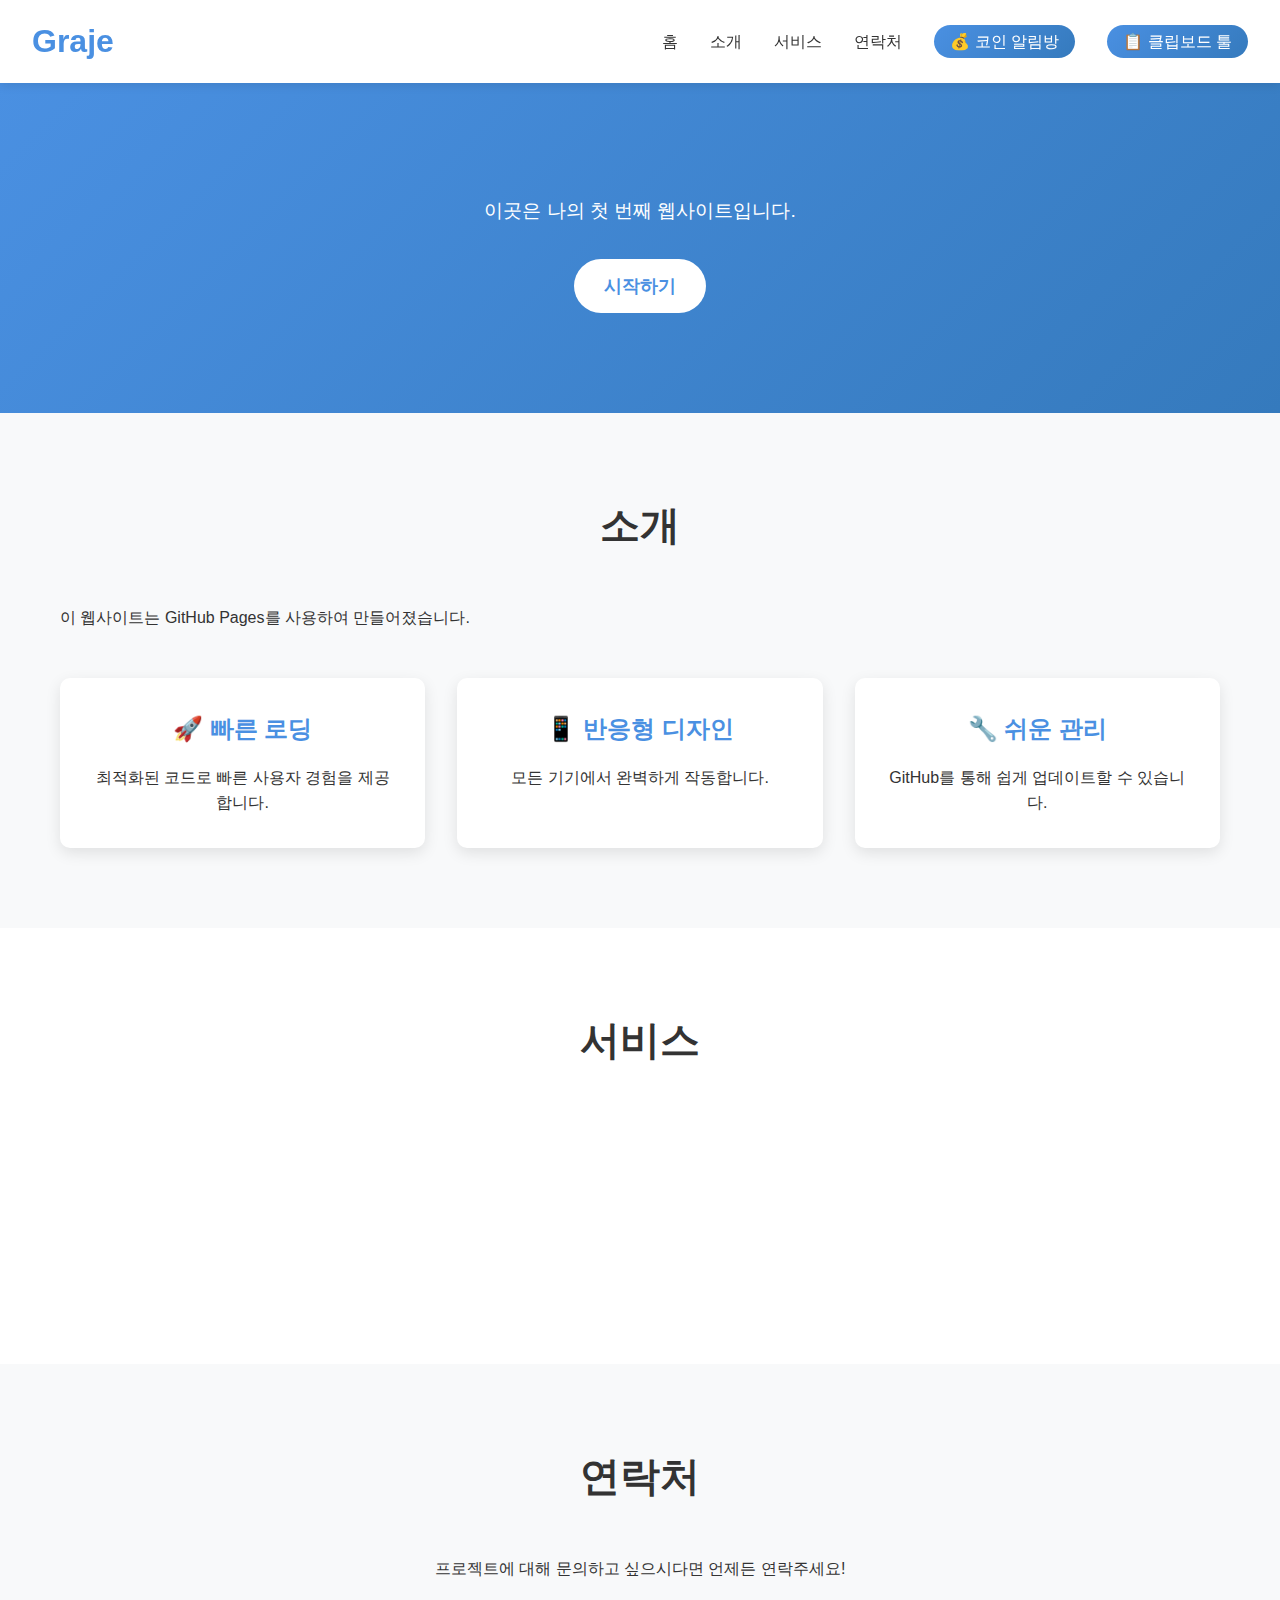
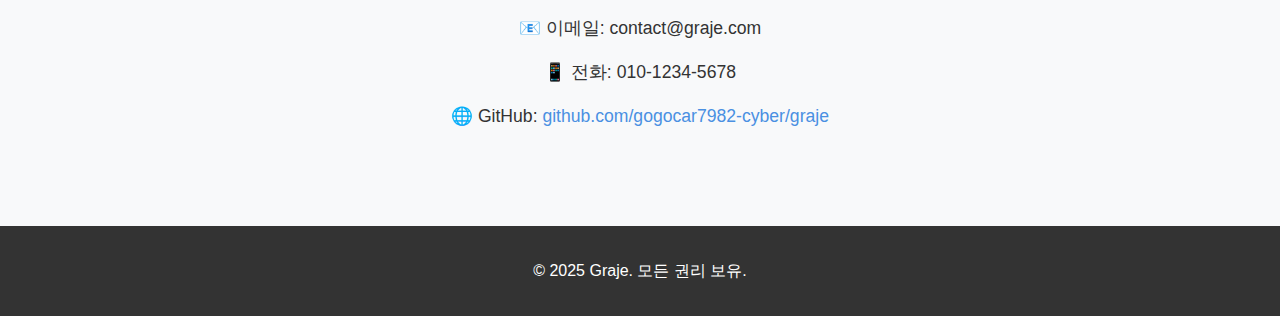
<file: index.html>
<!DOCTYPE html>
<html lang="ko">
<head>
    <meta charset="UTF-8">
    <meta name="viewport" content="width=device-width, initial-scale=1.0">
    <title>Graje - 나의 첫 웹사이트</title>
    <link rel="stylesheet" href="style.css">
</head>
<body>
    <header>
        <nav>
            <div class="logo">
                <h1>Graje</h1>
            </div>
            <ul class="nav-menu">
                <li><a href="#home">홈</a></li>
                <li><a href="#about">소개</a></li>
                <li><a href="#services">서비스</a></li>
                <li><a href="#contact">연락처</a></li>
                <li><a href="kakao-promo.html" class="nav-special">💰 코인 알림방</a></li>
                <li><a href="clipboard.html" class="nav-special">📋 클립보드 툴</a></li>
            </ul>
        </nav>
    </header>

    <main>
        <section id="home" class="hero">
            <div class="hero-content">
                <h2>안녕하세요! Graje에 오신 것을 환영합니다</h2>
                <p>이곳은 나의 첫 번째 웹사이트입니다.</p>
                <button class="cta-button">시작하기</button>
            </div>
        </section>

        <section id="about" class="about">
            <div class="container">
                <h2>소개</h2>
                <p>이 웹사이트는 GitHub Pages를 사용하여 만들어졌습니다.</p>
                <div class="features">
                    <div class="feature">
                        <h3>🚀 빠른 로딩</h3>
                        <p>최적화된 코드로 빠른 사용자 경험을 제공합니다.</p>
                    </div>
                    <div class="feature">
                        <h3>📱 반응형 디자인</h3>
                        <p>모든 기기에서 완벽하게 작동합니다.</p>
                    </div>
                    <div class="feature">
                        <h3>🔧 쉬운 관리</h3>
                        <p>GitHub를 통해 쉽게 업데이트할 수 있습니다.</p>
                    </div>
                </div>
            </div>
        </section>

        <section id="services" class="services">
            <div class="container">
                <h2>서비스</h2>
                <div class="service-grid">
                    <div class="service-card">
                        <h3>웹 개발</h3>
                        <p>현대적이고 반응형 웹사이트를 제작합니다.</p>
                    </div>
                    <div class="service-card">
                        <h3>디자인</h3>
                        <p>사용자 친화적인 UI/UX 디자인을 제공합니다.</p>
                    </div>
                    <div class="service-card">
                        <h3>컨설팅</h3>
                        <p>프로젝트 기획부터 완성까지 도움을 드립니다.</p>
                    </div>
                </div>
            </div>
        </section>

        <section id="contact" class="contact">
            <div class="container">
                <h2>연락처</h2>
                <p>프로젝트에 대해 문의하고 싶으시다면 언제든 연락주세요!</p>
                <div class="contact-info">
                    <p>📧 이메일: contact@graje.com</p>
                    <p>📱 전화: 010-1234-5678</p>
                    <p>🌐 GitHub: <a href="https://github.com/gogocar7982-cyber/graje" target="_blank">github.com/gogocar7982-cyber/graje</a></p>
                </div>
            </div>
        </section>
    </main>

    <footer>
        <div class="container">
            <p>&copy; 2025 Graje. 모든 권리 보유.</p>
        </div>
    </footer>

    <script src="script.js"></script>
</body>
</html>
</file>
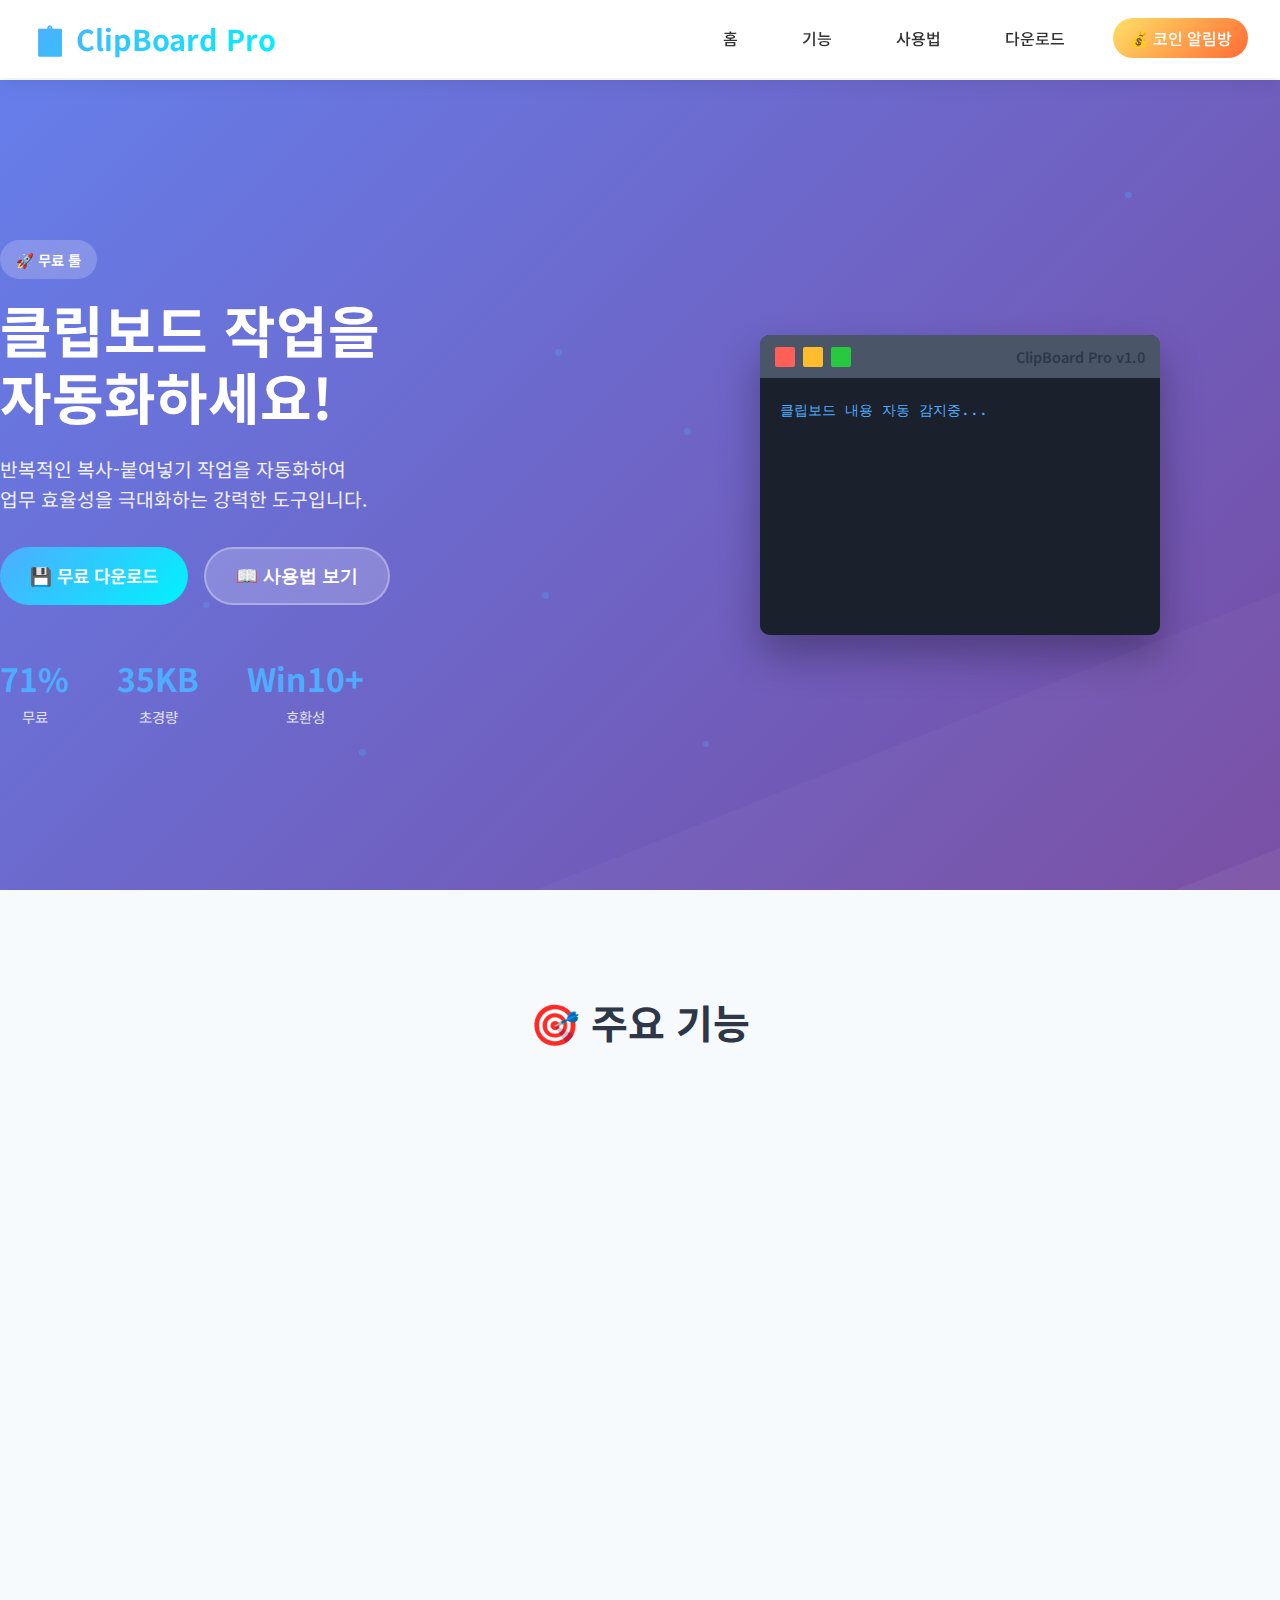
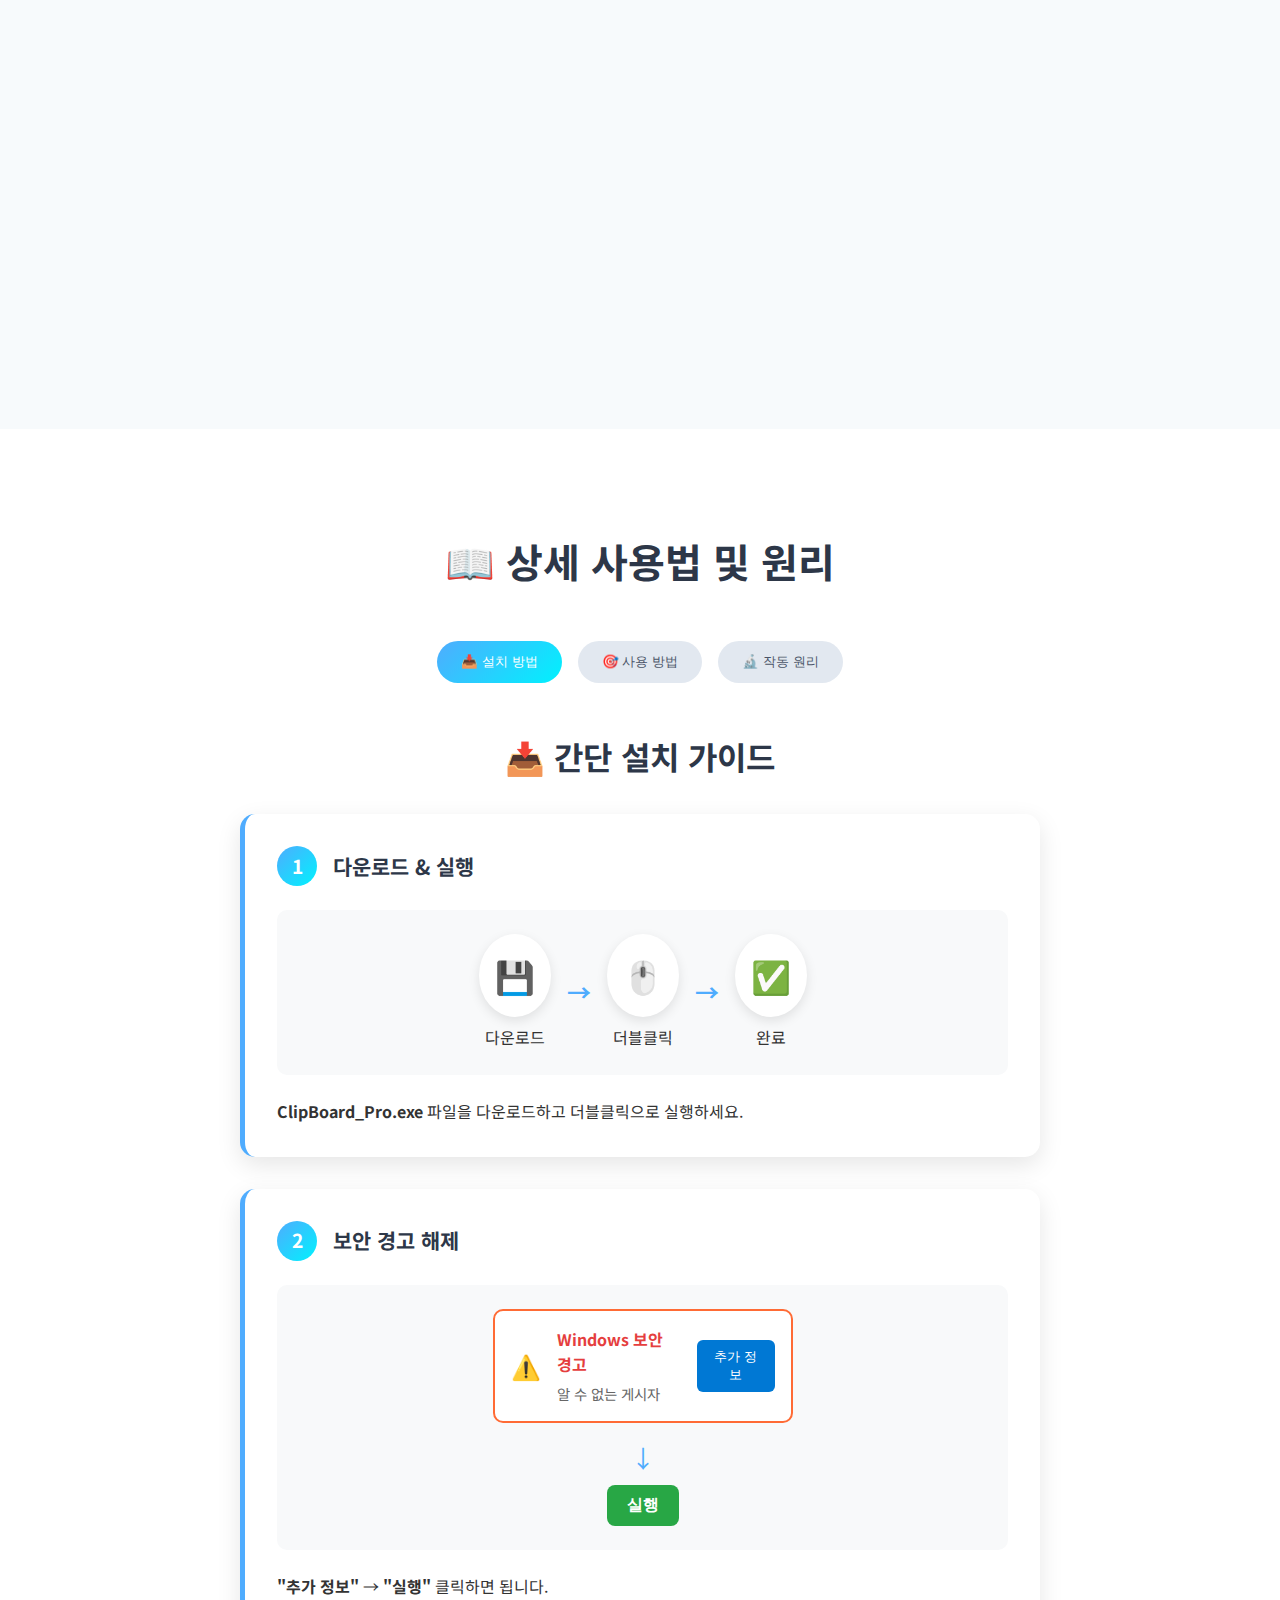
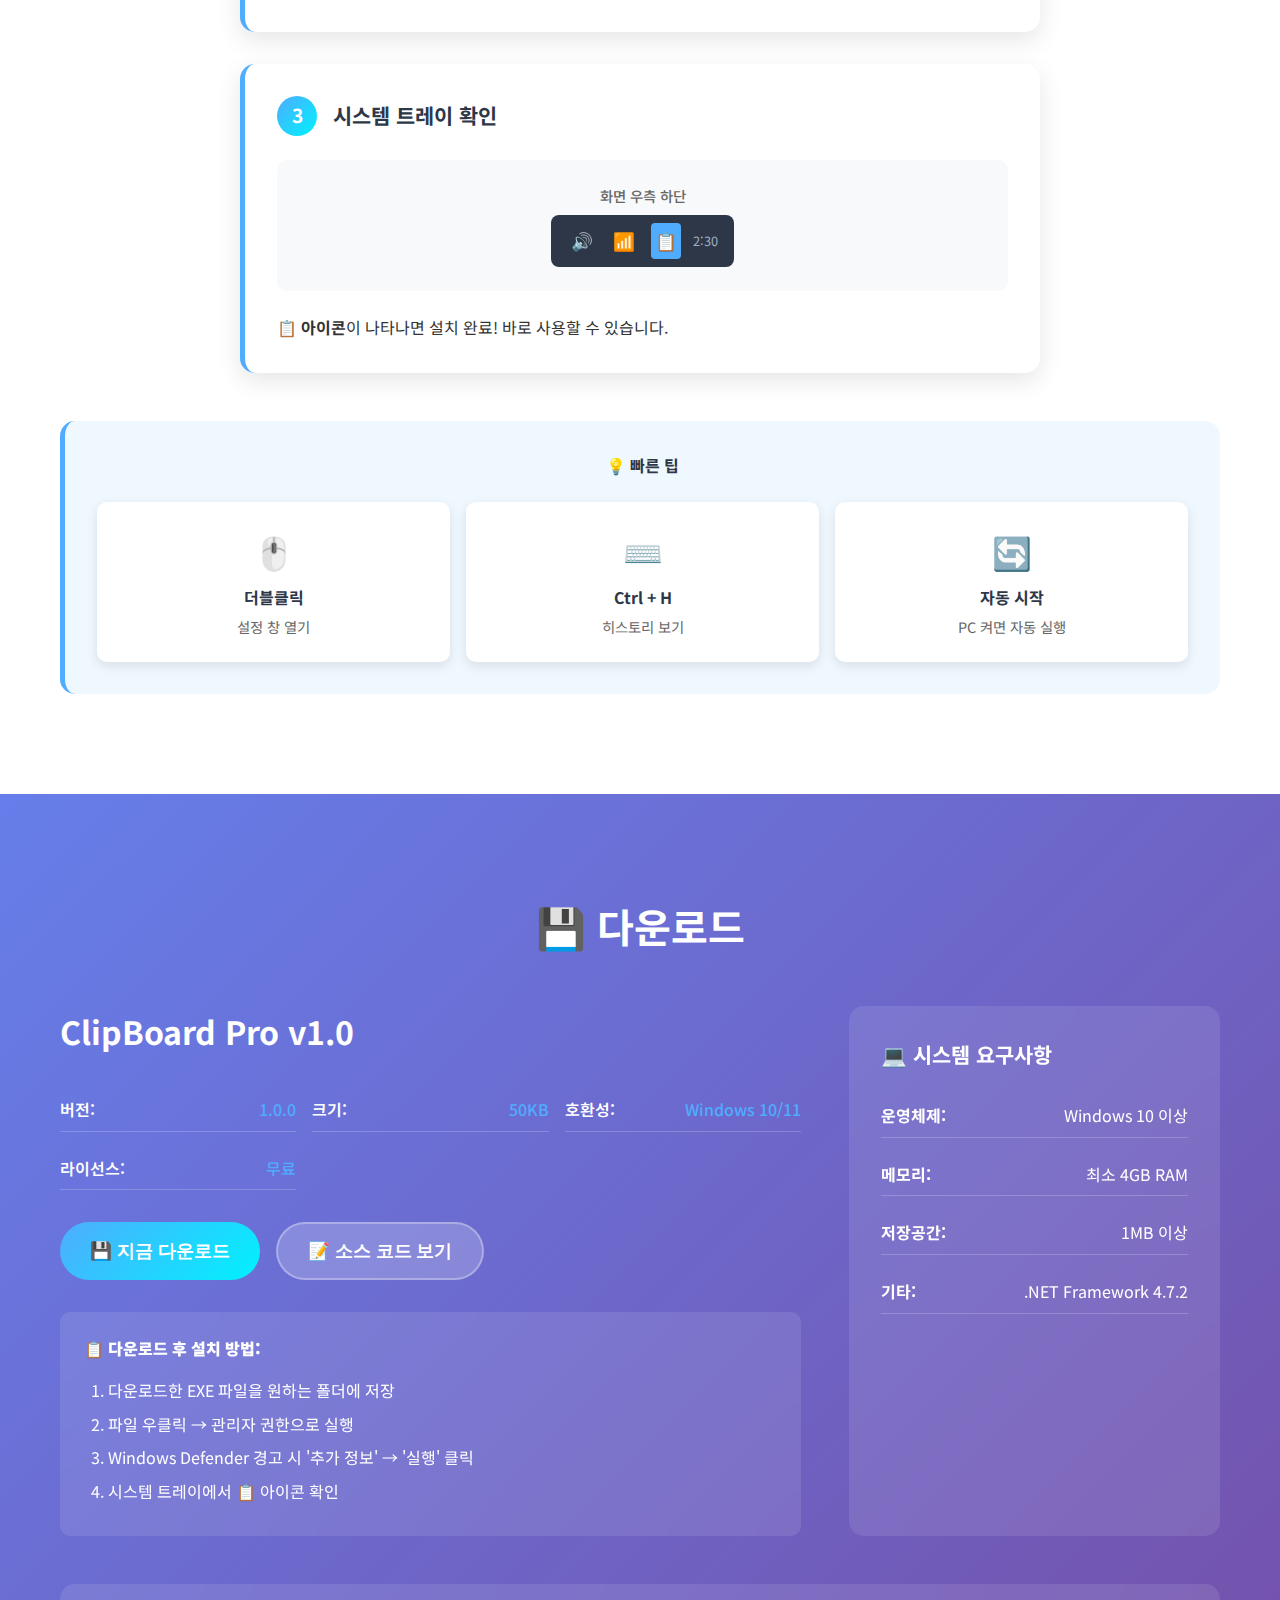
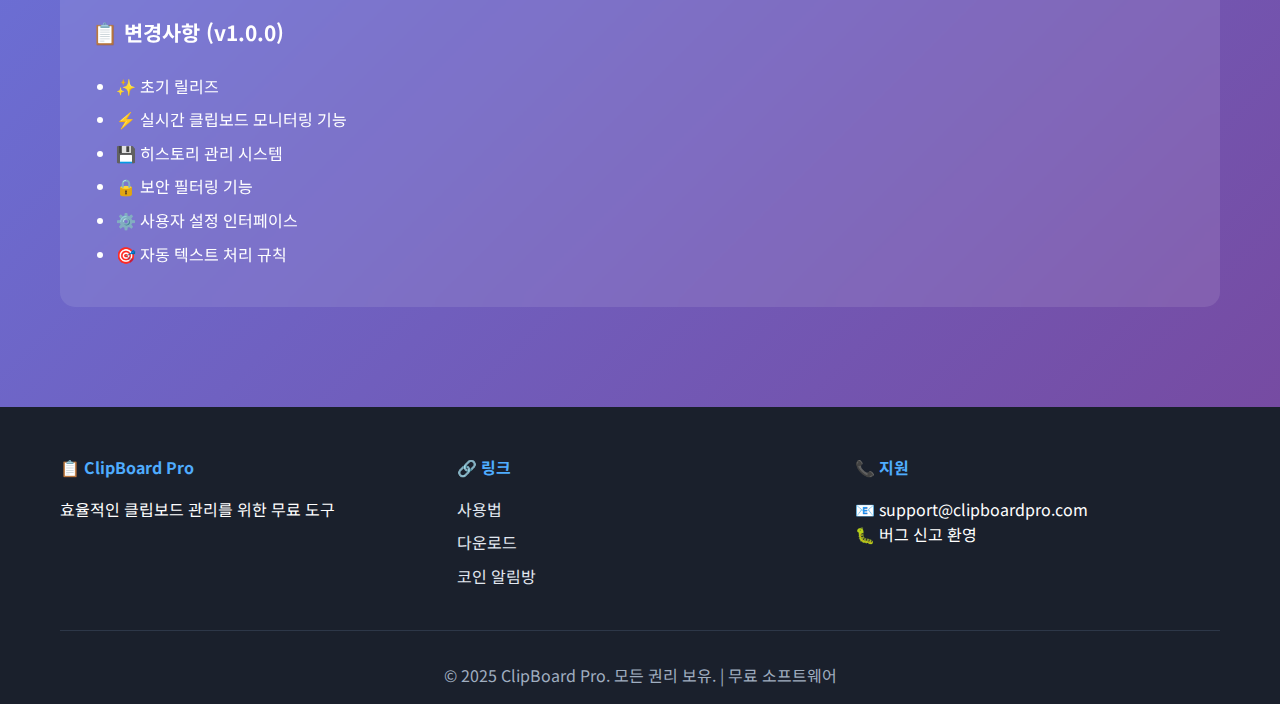
<file: clipboard.html>
<!DOCTYPE html>
<html lang="ko">
<head>
    <meta charset="UTF-8">
    <meta name="viewport" content="width=device-width, initial-scale=1.0">
    <title>📋 클립보드 자동화 툴 | 무료 다운로드 및 사용법</title>
    <link rel="stylesheet" href="clipboard-style.css">
    <link rel="preconnect" href="https://fonts.googleapis.com">
    <link rel="preconnect" href="https://fonts.gstatic.com" crossorigin>
    <link href="https://fonts.googleapis.com/css2?family=Noto+Sans+KR:wght@300;400;500;700&family=JetBrains+Mono:wght@400;500;600&display=swap" rel="stylesheet">
</head>
<body>
    <header>
        <nav>
            <div class="logo">
                <h1>📋 ClipBoard Pro</h1>
            </div>
            <ul class="nav-menu">
                <li><a href="#home">홈</a></li>
                <li><a href="#features">기능</a></li>
                <li><a href="#guide">사용법</a></li>
                <li><a href="#download">다운로드</a></li>
                <li><a href="kakao-promo.html" class="nav-special">💰 코인 알림방</a></li>
            </ul>
        </nav>
    </header>

    <main>
        <section id="home" class="hero">
            <div class="hero-content">
                <div class="hero-badge">🚀 무료 툴</div>
                <h2>클립보드 작업을<br>자동화하세요!</h2>
                <p>반복적인 복사-붙여넣기 작업을 자동화하여<br>업무 효율성을 극대화하는 강력한 도구입니다.</p>
                <div class="hero-buttons">
                    <a href="#download" class="download-button">
                        💾 무료 다운로드
                    </a>
                    <button class="demo-button" onclick="scrollToSection('guide')">
                        📖 사용법 보기
                    </button>
                </div>
                <div class="hero-stats">
                    <div class="stat">
                        <span class="stat-number">100%</span>
                        <span class="stat-label">무료</span>
                    </div>
                    <div class="stat">
                        <span class="stat-number">50KB</span>
                        <span class="stat-label">초경량</span>
                    </div>
                    <div class="stat">
                        <span class="stat-number">Win10+</span>
                        <span class="stat-label">호환성</span>
                    </div>
                </div>
            </div>
            <div class="hero-demo">
                <div class="demo-window">
                    <div class="window-header">
                        <div class="window-controls">
                            <span class="control close"></span>
                            <span class="control minimize"></span>
                            <span class="control maximize"></span>
                        </div>
                        <span class="window-title">ClipBoard Pro v1.0</span>
                    </div>
                    <div class="window-content">
                        <div class="demo-text">
                            <div class="typing-text">클립보드 내용 자동 감지중...</div>
                            <div class="clipboard-items">
                                <div class="clipboard-item">📝 복사된 텍스트 1</div>
                                <div class="clipboard-item">🔗 https://example.com</div>
                                <div class="clipboard-item">📊 데이터 분석 결과</div>
                            </div>
                        </div>
                    </div>
                </div>
            </div>
        </section>

        <section id="features" class="features">
            <div class="container">
                <h2>🎯 주요 기능</h2>
                <div class="features-grid">
                    <div class="feature-card">
                        <div class="feature-icon">⚡</div>
                        <h3>실시간 모니터링</h3>
                        <p>클립보드 변경사항을 실시간으로 감지하고 자동으로 처리합니다.</p>
                        <div class="feature-details">
                            <ul>
                                <li>0.1초 단위 감지</li>
                                <li>메모리 효율적 처리</li>
                                <li>백그라운드 동작</li>
                            </ul>
                        </div>
                    </div>
                    <div class="feature-card">
                        <div class="feature-icon">🔄</div>
                        <h3>자동 처리</h3>
                        <p>설정된 규칙에 따라 클립보드 내용을 자동으로 가공하고 처리합니다.</p>
                        <div class="feature-details">
                            <ul>
                                <li>텍스트 포맷팅</li>
                                <li>URL 단축</li>
                                <li>데이터 변환</li>
                            </ul>
                        </div>
                    </div>
                    <div class="feature-card">
                        <div class="feature-icon">💾</div>
                        <h3>히스토리 관리</h3>
                        <p>복사한 모든 내용을 기록하고 언제든 다시 사용할 수 있습니다.</p>
                        <div class="feature-details">
                            <ul>
                                <li>최대 1000개 저장</li>
                                <li>검색 기능</li>
                                <li>카테고리 분류</li>
                            </ul>
                        </div>
                    </div>
                    <div class="feature-card">
                        <div class="feature-icon">🛡️</div>
                        <h3>보안 강화</h3>
                        <p>민감한 정보는 자동으로 필터링하여 안전하게 보호합니다.</p>
                        <div class="feature-details">
                            <ul>
                                <li>패스워드 감지</li>
                                <li>개인정보 보호</li>
                                <li>암호화 저장</li>
                            </ul>
                        </div>
                    </div>
                    <div class="feature-card">
                        <div class="feature-icon">⚙️</div>
                        <h3>맞춤 설정</h3>
                        <p>사용자의 작업 패턴에 맞게 세밀한 설정이 가능합니다.</p>
                        <div class="feature-details">
                            <ul>
                                <li>핫키 설정</li>
                                <li>규칙 커스터마이징</li>
                                <li>알림 설정</li>
                            </ul>
                        </div>
                    </div>
                    <div class="feature-card">
                        <div class="feature-icon">🚀</div>
                        <h3>고성능</h3>
                        <p>최소한의 시스템 리소스로 최대의 성능을 제공합니다.</p>
                        <div class="feature-details">
                            <ul>
                                <li>RAM 사용량 < 10MB</li>
                                <li>CPU 사용률 < 1%</li>
                                <li>빠른 응답속도</li>
                            </ul>
                        </div>
                    </div>
                </div>
            </div>
        </section>

        <section id="guide" class="guide">
            <div class="container">
                <h2>📖 상세 사용법 및 원리</h2>
                
                <div class="guide-tabs">
                    <button class="tab-button active" onclick="showTab('installation')">📥 설치 방법</button>
                    <button class="tab-button" onclick="showTab('usage')">🎯 사용 방법</button>
                    <button class="tab-button" onclick="showTab('principle')">🔬 작동 원리</button>
                </div>

                <div id="installation" class="tab-content active">
                    <h3>📥 간단 설치 가이드</h3>
                    
                    <div class="simple-steps">
                        <div class="simple-step">
                            <div class="step-header">
                                <span class="step-num">1</span>
                                <h4>다운로드 & 실행</h4>
                            </div>
                            <div class="step-visual">
                                <div class="download-flow">
                                    <div class="flow-item">
                                        <div class="flow-icon">💾</div>
                                        <span>다운로드</span>
                                    </div>
                                    <div class="flow-arrow">→</div>
                                    <div class="flow-item">
                                        <div class="flow-icon">🖱️</div>
                                        <span>더블클릭</span>
                                    </div>
                                    <div class="flow-arrow">→</div>
                                    <div class="flow-item">
                                        <div class="flow-icon">✅</div>
                                        <span>완료</span>
                                    </div>
                                </div>
                            </div>
                            <div class="step-info">
                                <p><strong>ClipBoard_Pro.exe</strong> 파일을 다운로드하고 더블클릭으로 실행하세요.</p>
                            </div>
                        </div>

                        <div class="simple-step">
                            <div class="step-header">
                                <span class="step-num">2</span>
                                <h4>보안 경고 해제</h4>
                            </div>
                            <div class="step-visual">
                                <div class="security-mockup">
                                    <div class="security-alert">
                                        <div class="alert-icon">⚠️</div>
                                        <div class="alert-content">
                                            <strong>Windows 보안 경고</strong>
                                            <p>알 수 없는 게시자</p>
                                        </div>
                                        <div class="alert-actions">
                                            <button class="btn-primary">추가 정보</button>
                                        </div>
                                    </div>
                                    <div class="security-next">
                                        <div class="next-arrow">↓</div>
                                        <button class="btn-run">실행</button>
                                    </div>
                                </div>
                            </div>
                            <div class="step-info">
                                <p><strong>"추가 정보"</strong> → <strong>"실행"</strong> 클릭하면 됩니다.</p>
                            </div>
                        </div>

                        <div class="simple-step">
                            <div class="step-header">
                                <span class="step-num">3</span>
                                <h4>시스템 트레이 확인</h4>
                            </div>
                            <div class="step-visual">
                                <div class="tray-mockup">
                                    <div class="tray-location">
                                        <span class="tray-label">화면 우측 하단</span>
                                        <div class="tray-preview">
                                            <span class="tray-icon">🔊</span>
                                            <span class="tray-icon">📶</span>
                                            <span class="tray-icon highlight">📋</span>
                                            <span class="tray-time">2:30</span>
                                        </div>
                                    </div>
                                </div>
                            </div>
                            <div class="step-info">
                                <p><strong>📋 아이콘</strong>이 나타나면 설치 완료! 바로 사용할 수 있습니다.</p>
                            </div>
                        </div>
                    </div>

                    <div class="quick-tips">
                        <h4>💡 빠른 팁</h4>
                        <div class="tip-grid">
                            <div class="tip-item">
                                <span class="tip-icon">🖱️</span>
                                <div class="tip-content">
                                    <strong>더블클릭</strong>
                                    <p>설정 창 열기</p>
                                </div>
                            </div>
                            <div class="tip-item">
                                <span class="tip-icon">⌨️</span>
                                <div class="tip-content">
                                    <strong>Ctrl + H</strong>
                                    <p>히스토리 보기</p>
                                </div>
                            </div>
                            <div class="tip-item">
                                <span class="tip-icon">🔄</span>
                                <div class="tip-content">
                                    <strong>자동 시작</strong>
                                    <p>PC 켜면 자동 실행</p>
                                </div>
                            </div>
                        </div>
                    </div>
                </div>

                <div id="usage" class="tab-content">
                    <h3>🎯 사용법 (3초 완성)</h3>
                    
                    <div class="usage-simple">
                        <div class="usage-main">
                            <div class="usage-step">
                                <div class="usage-visual">
                                    <div class="keyboard-demo">
                                        <div class="key-combo">
                                            <span class="key">Ctrl</span>
                                            <span class="plus">+</span>
                                            <span class="key">C</span>
                                        </div>
                                        <div class="demo-arrow">→</div>
                                        <div class="auto-save">
                                            <span class="save-icon">💾</span>
                                            <span class="save-text">자동 저장</span>
                                        </div>
                                    </div>
                                </div>
                                <p><strong>평소처럼 복사하면 자동으로 저장됩니다!</strong></p>
                            </div>

                            <div class="usage-step">
                                <div class="usage-visual">
                                    <div class="keyboard-demo">
                                        <div class="key-combo">
                                            <span class="key">Ctrl</span>
                                            <span class="plus">+</span>
                                            <span class="key">H</span>
                                        </div>
                                        <div class="demo-arrow">→</div>
                                        <div class="history-preview">
                                            <div class="history-item">📝 텍스트 1</div>
                                            <div class="history-item">🔗 링크 2</div>
                                            <div class="history-item">📊 데이터 3</div>
                                        </div>
                                    </div>
                                </div>
                                <p><strong>Ctrl + H로 히스토리를 보고 선택하세요!</strong></p>
                            </div>
                        </div>

                        <div class="hotkey-reference">
                            <h4>⌨️ 주요 단축키</h4>
                            <div class="hotkey-list-simple">
                                <div class="hotkey-row">
                                    <span class="hotkey">Ctrl + C</span>
                                    <span class="hotkey-desc">복사 (자동 저장)</span>
                                </div>
                                <div class="hotkey-row">
                                    <span class="hotkey">Ctrl + H</span>
                                    <span class="hotkey-desc">히스토리 보기</span>
                                </div>
                                <div class="hotkey-row">
                                    <span class="hotkey">더블클릭 📋</span>
                                    <span class="hotkey-desc">설정 창 열기</span>
                                </div>
                            </div>
                        </div>
                    </div>
                </div>


                <div id="principle" class="tab-content">
                    <h3>🔬 작동 원리 및 기술적 세부사항</h3>
                    <div class="principle-section">
                        <div class="principle-card">
                            <h4>🖥️ 시스템 아키텍처</h4>
                            <div class="architecture-diagram">
                                <div class="arch-layer">
                                    <span class="layer-title">사용자 인터페이스</span>
                                    <div class="layer-content">시스템 트레이, 설정 창, 히스토리 창</div>
                                </div>
                                <div class="arch-arrow">↓</div>
                                <div class="arch-layer">
                                    <span class="layer-title">클립보드 모니터</span>
                                    <div class="layer-content">실시간 감지, 이벤트 처리</div>
                                </div>
                                <div class="arch-arrow">↓</div>
                                <div class="arch-layer">
                                    <span class="layer-title">처리 엔진</span>
                                    <div class="layer-content">규칙 적용, 데이터 변환</div>
                                </div>
                                <div class="arch-arrow">↓</div>
                                <div class="arch-layer">
                                    <span class="layer-title">저장소</span>
                                    <div class="layer-content">히스토리 DB, 설정 파일</div>
                                </div>
                            </div>
                        </div>
                        
                        <div class="principle-card">
                            <h4>⚡ 클립보드 모니터링 원리</h4>
                            <p>Windows API를 사용하여 클립보드 변경을 실시간으로 감지합니다.</p>
                            <div class="code-block">
                                <code>// 핵심 기술 스택<br>
                                1. SetClipboardViewer() - 클립보드 체인 등록<br>
                                2. WM_DRAWCLIPBOARD - 변경 이벤트 수신<br>
                                3. GetClipboardData() - 데이터 추출<br>
                                4. 멀티스레딩으로 UI 블로킹 방지</code>
                            </div>
                        </div>
                        
                        <div class="principle-card">
                            <h4>🔄 데이터 처리 플로우</h4>
                            <ol class="process-flow">
                                <li><strong>감지:</strong> 클립보드 변경 이벤트 수신</li>
                                <li><strong>검증:</strong> 데이터 타입 및 크기 확인</li>
                                <li><strong>필터링:</strong> 보안 규칙 적용</li>
                                <li><strong>변환:</strong> 사용자 정의 규칙 처리</li>
                                <li><strong>저장:</strong> 히스토리 DB에 기록</li>
                                <li><strong>알림:</strong> 사용자에게 상태 전달</li>
                            </ol>
                        </div>
                        
                        <div class="principle-card">
                            <h4>💾 메모리 최적화 기법</h4>
                            <p>효율적인 메모리 관리로 시스템 부하를 최소화합니다.</p>
                            <div class="code-block">
                                <code>최적화 기법:<br>
                                - 순환 버퍼로 메모리 사용량 제한<br>
                                - 약한 참조(Weak Reference) 활용<br>
                                - 가비지 컬렉션 최적화<br>
                                - 대용량 데이터 스트리밍 처리</code>
                            </div>
                        </div>
                    </div>
                </div>
            </div>
        </section>

        <section id="download" class="download-section">
            <div class="container">
                <h2>💾 다운로드</h2>
                <div class="download-content">
                    <div class="download-info">
                        <h3>ClipBoard Pro v1.0</h3>
                        <div class="version-info">
                            <div class="info-item">
                                <span class="info-label">버전:</span>
                                <span class="info-value">1.0.0</span>
                            </div>
                            <div class="info-item">
                                <span class="info-label">크기:</span>
                                <span class="info-value">50KB</span>
                            </div>
                            <div class="info-item">
                                <span class="info-label">호환성:</span>
                                <span class="info-value">Windows 10/11</span>
                            </div>
                            <div class="info-item">
                                <span class="info-label">라이선스:</span>
                                <span class="info-value">무료</span>
                            </div>
                        </div>
                        
                        <div class="download-buttons">
                            <button class="main-download-btn" onclick="downloadFile()">
                                💾 지금 다운로드
                            </button>
                            <button class="source-btn" onclick="viewSource()">
                                📝 소스 코드 보기
                            </button>
                        </div>
                        
                        <div class="download-note">
                            <p><strong>📋 다운로드 후 설치 방법:</strong></p>
                            <ol>
                                <li>다운로드한 EXE 파일을 원하는 폴더에 저장</li>
                                <li>파일 우클릭 → 관리자 권한으로 실행</li>
                                <li>Windows Defender 경고 시 '추가 정보' → '실행' 클릭</li>
                                <li>시스템 트레이에서 📋 아이콘 확인</li>
                            </ol>
                        </div>
                    </div>
                    
                    <div class="system-requirements">
                        <h4>💻 시스템 요구사항</h4>
                        <div class="req-grid">
                            <div class="req-item">
                                <strong>운영체제:</strong>
                                <span>Windows 10 이상</span>
                            </div>
                            <div class="req-item">
                                <strong>메모리:</strong>
                                <span>최소 4GB RAM</span>
                            </div>
                            <div class="req-item">
                                <strong>저장공간:</strong>
                                <span>1MB 이상</span>
                            </div>
                            <div class="req-item">
                                <strong>기타:</strong>
                                <span>.NET Framework 4.7.2</span>
                            </div>
                        </div>
                    </div>
                </div>
                
                <div class="changelog">
                    <h4>📋 변경사항 (v1.0.0)</h4>
                    <ul>
                        <li>✨ 초기 릴리즈</li>
                        <li>⚡ 실시간 클립보드 모니터링 기능</li>
                        <li>💾 히스토리 관리 시스템</li>
                        <li>🔒 보안 필터링 기능</li>
                        <li>⚙️ 사용자 설정 인터페이스</li>
                        <li>🎯 자동 텍스트 처리 규칙</li>
                    </ul>
                </div>
            </div>
        </section>
    </main>

    <footer>
        <div class="container">
            <div class="footer-content">
                <div class="footer-section">
                    <h4>📋 ClipBoard Pro</h4>
                    <p>효율적인 클립보드 관리를 위한 무료 도구</p>
                </div>
                <div class="footer-section">
                    <h4>🔗 링크</h4>
                    <ul>
                        <li><a href="#guide">사용법</a></li>
                        <li><a href="#download">다운로드</a></li>
                        <li><a href="kakao-promo.html">코인 알림방</a></li>
                    </ul>
                </div>
                <div class="footer-section">
                    <h4>📞 지원</h4>
                    <p>📧 support@clipboardpro.com</p>
                    <p>🐛 버그 신고 환영</p>
                </div>
            </div>
            <div class="footer-bottom">
                <p>&copy; 2025 ClipBoard Pro. 모든 권리 보유. | 무료 소프트웨어</p>
            </div>
        </div>
    </footer>

    <script src="clipboard-script.js"></script>
</body>
</html>
</file>
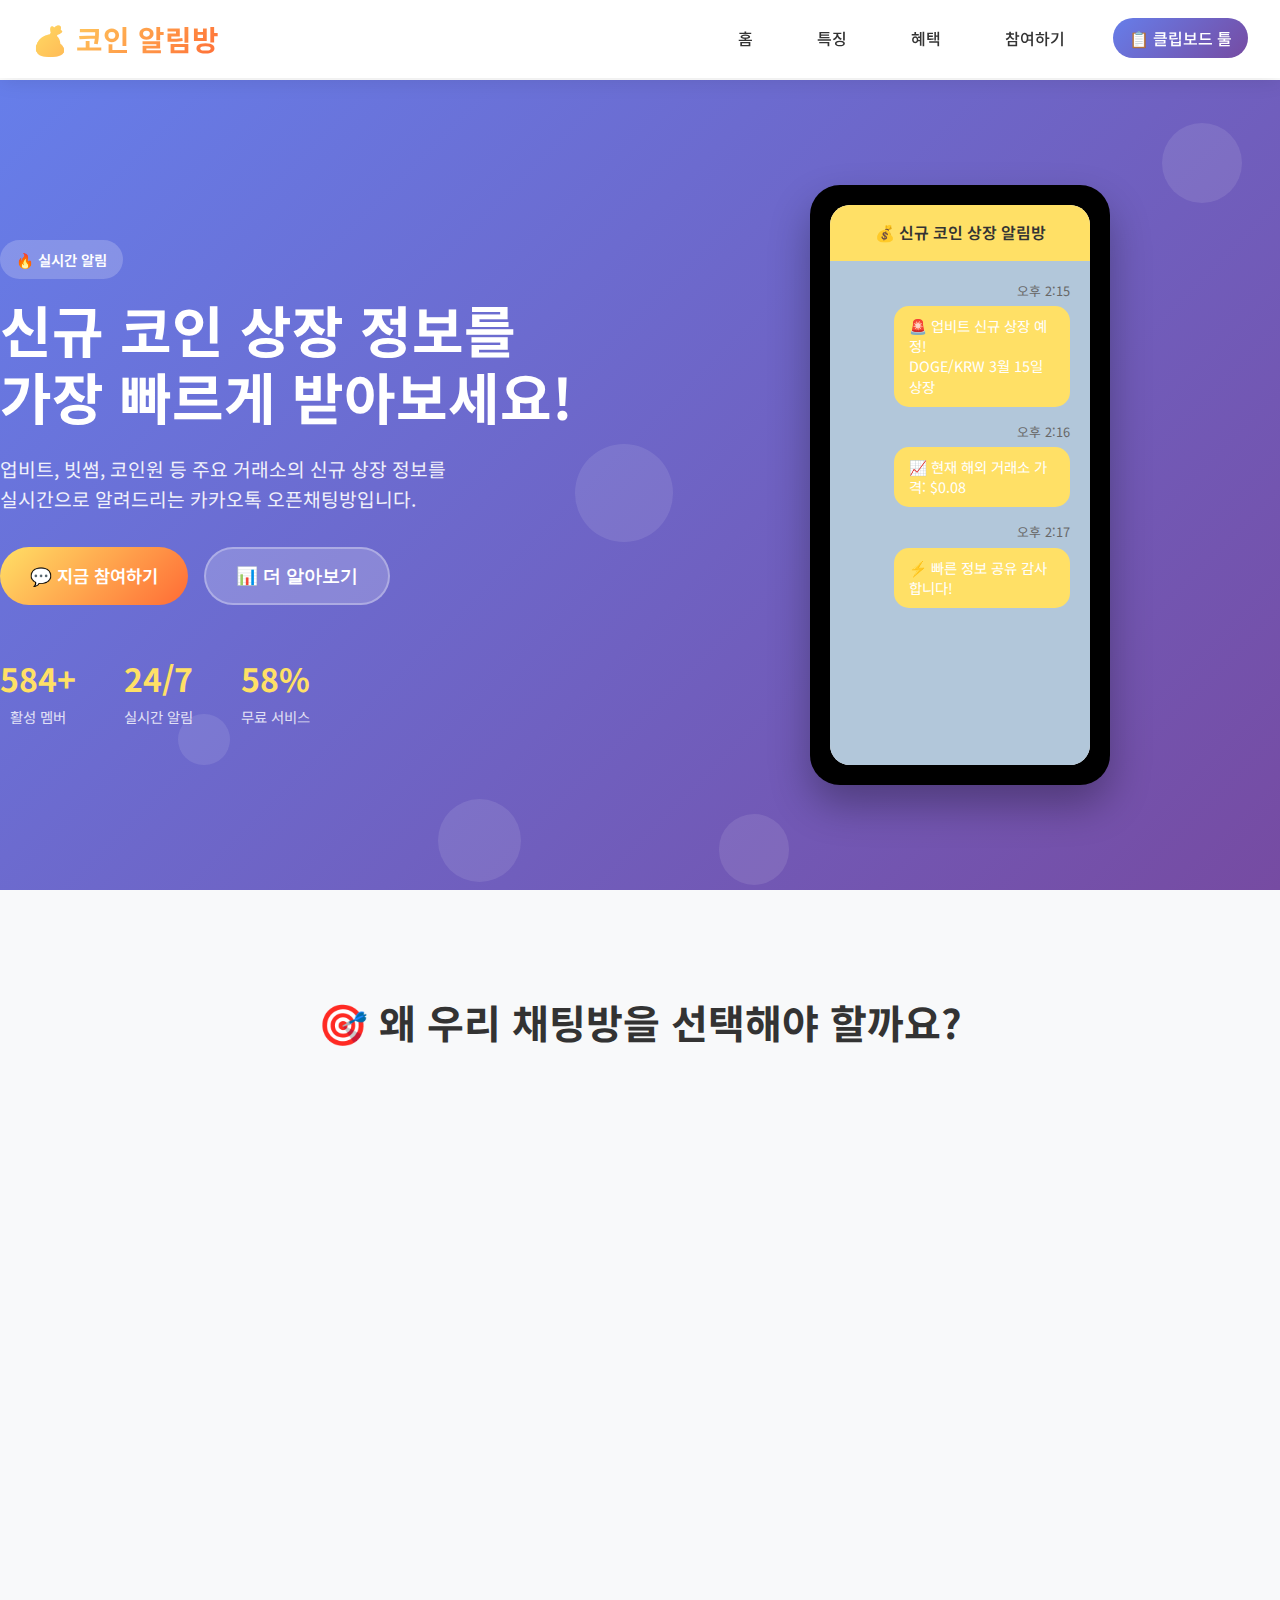
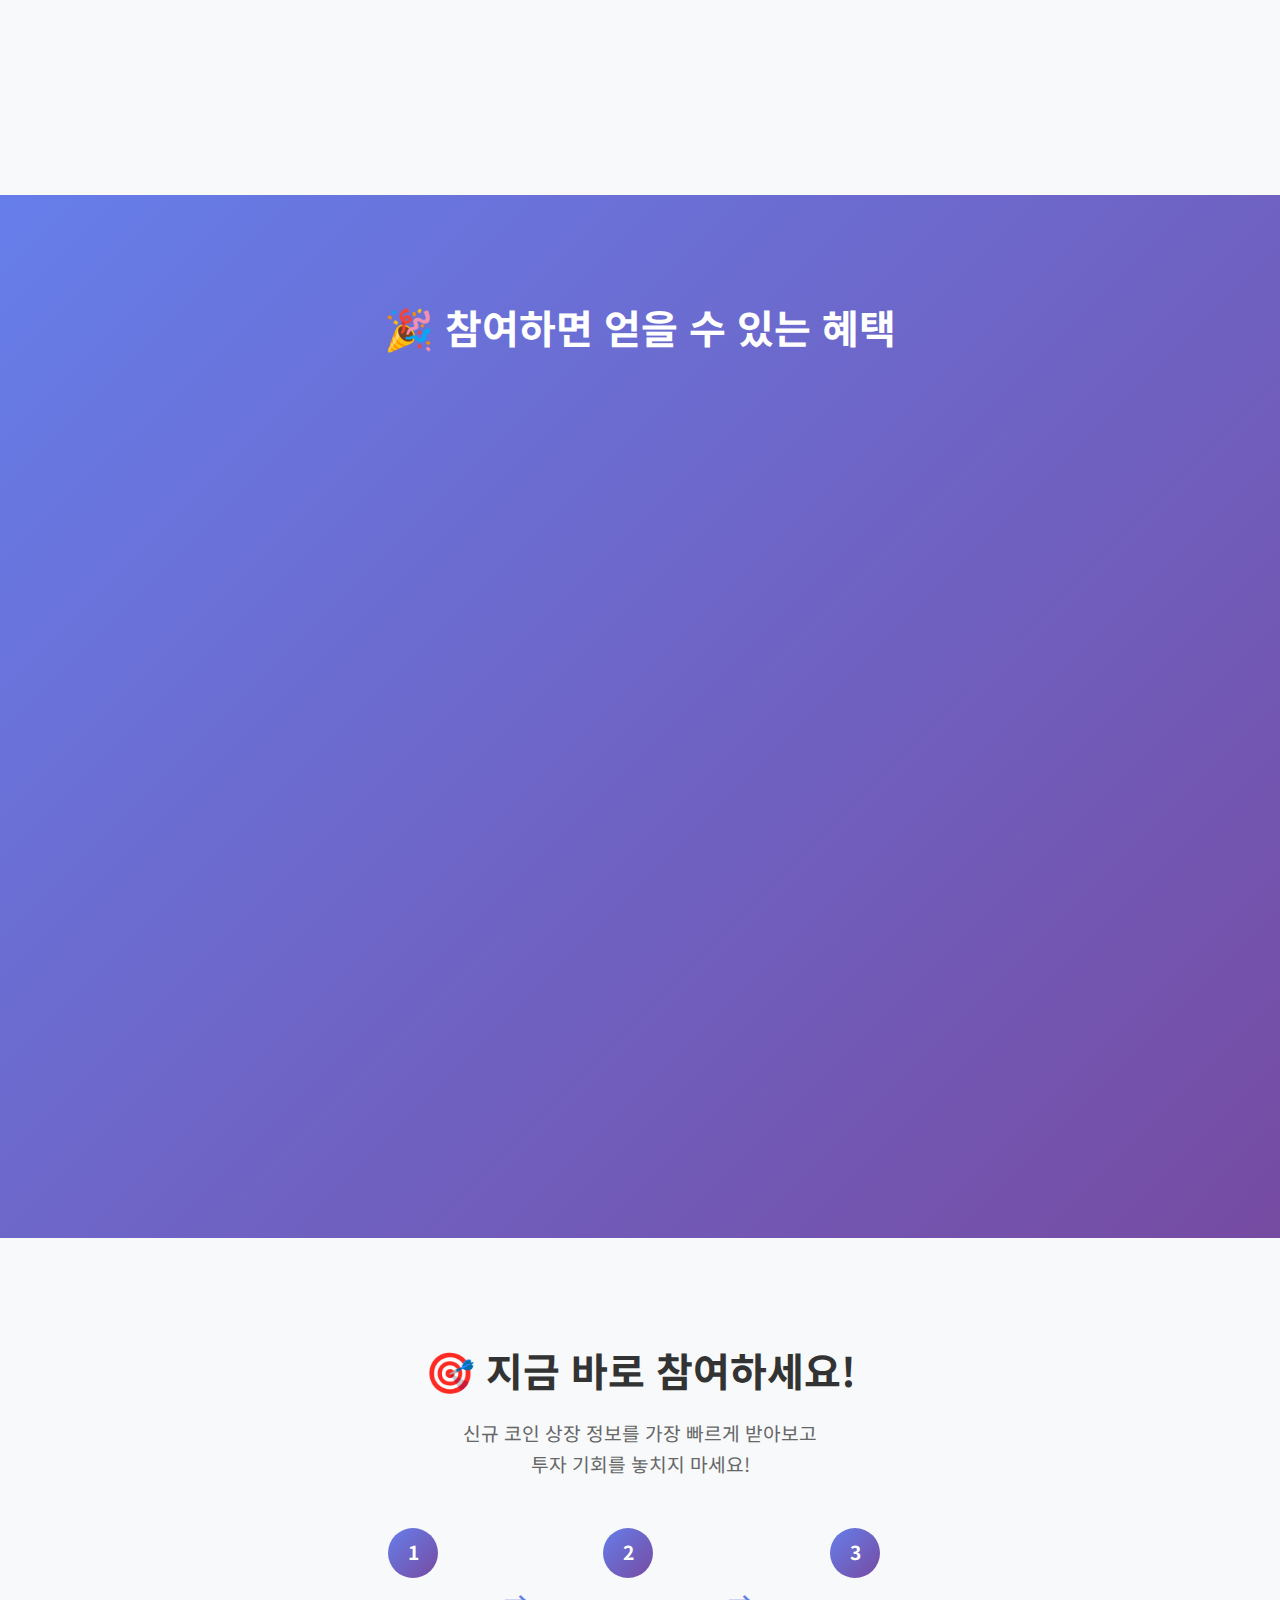
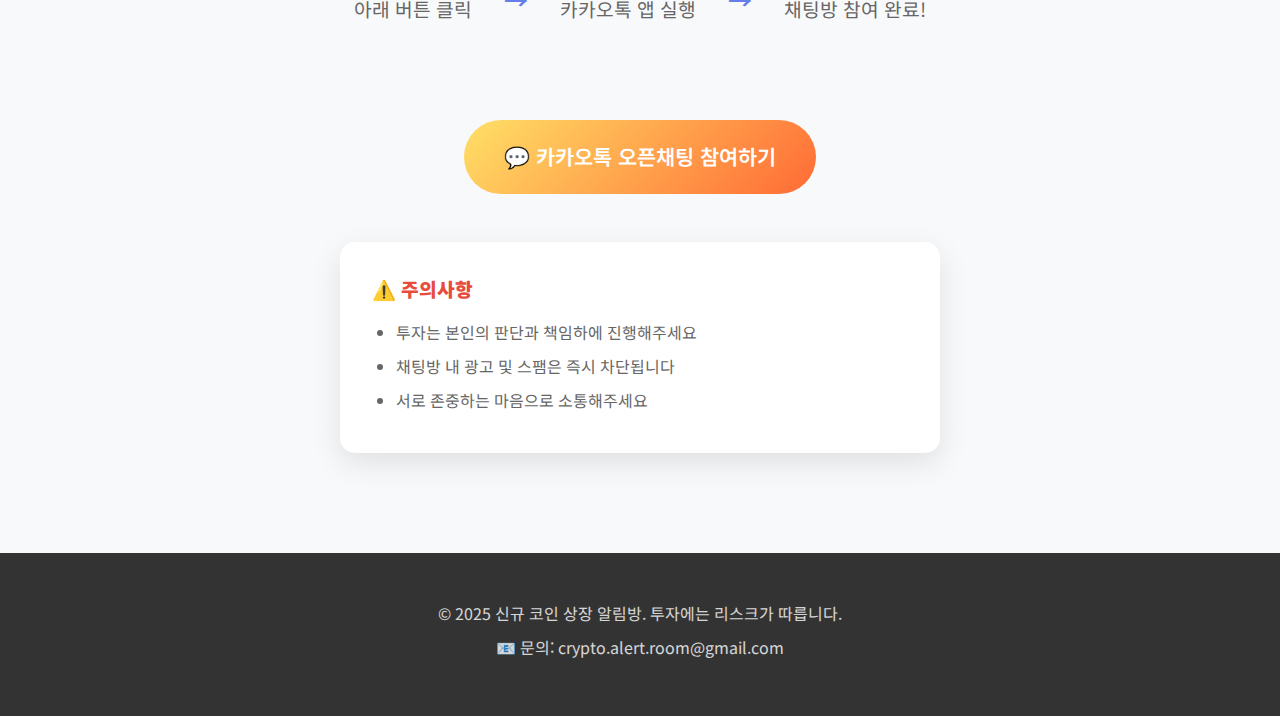
<file: kakao-promo.html>
<!DOCTYPE html>
<html lang="ko">
<head>
    <meta charset="UTF-8">
    <meta name="viewport" content="width=device-width, initial-scale=1.0">
    <title>🚀 신규 코인 상장 실시간 알림방 | 정보공유 커뮤니티</title>
    <link rel="stylesheet" href="kakao-style.css">
    <link rel="preconnect" href="https://fonts.googleapis.com">
    <link rel="preconnect" href="https://fonts.gstatic.com" crossorigin>
    <link href="https://fonts.googleapis.com/css2?family=Noto+Sans+KR:wght@300;400;500;700&display=swap" rel="stylesheet">
</head>
<body>
    <header>
        <nav>
            <div class="logo">
                <h1>💰 코인 알림방</h1>
            </div>
            <ul class="nav-menu">
                <li><a href="#home">홈</a></li>
                <li><a href="#features">특징</a></li>
                <li><a href="#benefits">혜택</a></li>
                <li><a href="#join">참여하기</a></li>
                <li><a href="clipboard.html" class="nav-special">📋 클립보드 툴</a></li>
            </ul>
        </nav>
    </header>

    <main>
        <section id="home" class="hero">
            <div class="hero-content">
                <div class="hero-badge">🔥 실시간 알림</div>
                <h2>신규 코인 상장 정보를<br>가장 빠르게 받아보세요!</h2>
                <p>업비트, 빗썸, 코인원 등 주요 거래소의 신규 상장 정보를<br>실시간으로 알려드리는 카카오톡 오픈채팅방입니다.</p>
                <div class="hero-buttons">
                    <a href="https://open.kakao.com/o/gQrUsJQh" target="_blank" class="join-button">
                        💬 지금 참여하기
                    </a>
                    <button class="info-button" onclick="scrollToSection('features')">
                        📊 더 알아보기
                    </button>
                </div>
                <div class="hero-stats">
                    <div class="stat">
                        <span class="stat-number">1000+</span>
                        <span class="stat-label">활성 멤버</span>
                    </div>
                    <div class="stat">
                        <span class="stat-number">24/7</span>
                        <span class="stat-label">실시간 알림</span>
                    </div>
                    <div class="stat">
                        <span class="stat-number">100%</span>
                        <span class="stat-label">무료 서비스</span>
                    </div>
                </div>
            </div>
            <div class="hero-image">
                <div class="phone-mockup">
                    <div class="phone-screen">
                        <div class="kakao-chat">
                            <div class="chat-header">
                                <span>💰 신규 코인 상장 알림방</span>
                            </div>
                            <div class="chat-messages">
                                <div class="message">
                                    <span class="time">오후 2:15</span>
                                    <div class="bubble">🚨 업비트 신규 상장 예정!<br>DOGE/KRW 3월 15일 상장</div>
                                </div>
                                <div class="message">
                                    <span class="time">오후 2:16</span>
                                    <div class="bubble">📈 현재 해외 거래소 가격: $0.08</div>
                                </div>
                                <div class="message">
                                    <span class="time">오후 2:17</span>
                                    <div class="bubble">⚡ 빠른 정보 공유 감사합니다!</div>
                                </div>
                            </div>
                        </div>
                    </div>
                </div>
            </div>
        </section>

        <section id="features" class="features">
            <div class="container">
                <h2>🎯 왜 우리 채팅방을 선택해야 할까요?</h2>
                <div class="features-grid">
                    <div class="feature-card">
                        <div class="feature-icon">⚡</div>
                        <h3>실시간 알림</h3>
                        <p>신규 코인 상장 정보를 가장 빠르게 전달합니다. 놓치지 마세요!</p>
                    </div>
                    <div class="feature-card">
                        <div class="feature-icon">🔍</div>
                        <h3>정확한 정보</h3>
                        <p>검증된 정보만 공유합니다. 잘못된 정보로 인한 손실을 방지하세요.</p>
                    </div>
                    <div class="feature-card">
                        <div class="feature-icon">💬</div>
                        <h3>활발한 소통</h3>
                        <p>반말로 편하게 소통하며 다양한 투자 정보를 나눕니다.</p>
                    </div>
                    <div class="feature-card">
                        <div class="feature-icon">📊</div>
                        <h3>시장 분석</h3>
                        <p>단순 알림을 넘어 시장 동향과 분석 정보도 함께 제공합니다.</p>
                    </div>
                    <div class="feature-card">
                        <div class="feature-icon">🎁</div>
                        <h3>100% 무료</h3>
                        <p>모든 서비스가 완전 무료입니다. 숨겨진 비용이 전혀 없어요.</p>
                    </div>
                    <div class="feature-card">
                        <div class="feature-icon">🛡️</div>
                        <h3>안전한 환경</h3>
                        <p>스팸과 사기를 철저히 차단하여 안전한 정보 공유 환경을 제공합니다.</p>
                    </div>
                </div>
            </div>
        </section>

        <section id="benefits" class="benefits">
            <div class="container">
                <h2>🎉 참여하면 얻을 수 있는 혜택</h2>
                <div class="benefits-list">
                    <div class="benefit-item">
                        <div class="benefit-number">01</div>
                        <div class="benefit-content">
                            <h3>🚀 선점 기회</h3>
                            <p>신규 상장 정보를 가장 빠르게 받아 선점 매수 기회를 잡으세요</p>
                        </div>
                    </div>
                    <div class="benefit-item">
                        <div class="benefit-number">02</div>
                        <div class="benefit-content">
                            <h3>📈 수익 극대화</h3>
                            <p>상장 초기 급등 구간을 놓치지 않고 수익을 극대화할 수 있습니다</p>
                        </div>
                    </div>
                    <div class="benefit-item">
                        <div class="benefit-number">03</div>
                        <div class="benefit-content">
                            <h3>🤝 네트워킹</h3>
                            <p>같은 관심사를 가진 투자자들과 네트워킹하고 정보를 공유하세요</p>
                        </div>
                    </div>
                    <div class="benefit-item">
                        <div class="benefit-number">04</div>
                        <div class="benefit-content">
                            <h3>📚 학습 기회</h3>
                            <p>경험 많은 투자자들의 노하우와 분석을 무료로 학습할 수 있습니다</p>
                        </div>
                    </div>
                </div>
            </div>
        </section>

        <section id="join" class="join-section">
            <div class="container">
                <div class="join-content">
                    <h2>🎯 지금 바로 참여하세요!</h2>
                    <p>신규 코인 상장 정보를 가장 빠르게 받아보고<br>투자 기회를 놓치지 마세요!</p>
                    
                    <div class="join-steps">
                        <div class="step">
                            <div class="step-number">1</div>
                            <p>아래 버튼 클릭</p>
                        </div>
                        <div class="step-arrow">→</div>
                        <div class="step">
                            <div class="step-number">2</div>
                            <p>카카오톡 앱 실행</p>
                        </div>
                        <div class="step-arrow">→</div>
                        <div class="step">
                            <div class="step-number">3</div>
                            <p>채팅방 참여 완료!</p>
                        </div>
                    </div>

                    <a href="https://open.kakao.com/o/gQrUsJQh" target="_blank" class="main-join-button">
                        💬 카카오톡 오픈채팅 참여하기
                    </a>

                    <div class="join-info">
                        <p>⚠️ <strong>주의사항</strong></p>
                        <ul>
                            <li>투자는 본인의 판단과 책임하에 진행해주세요</li>
                            <li>채팅방 내 광고 및 스팸은 즉시 차단됩니다</li>
                            <li>서로 존중하는 마음으로 소통해주세요</li>
                        </ul>
                    </div>
                </div>
            </div>
        </section>
    </main>

    <footer>
        <div class="container">
            <p>&copy; 2025 신규 코인 상장 알림방. 투자에는 리스크가 따릅니다.</p>
            <p>📧 문의: crypto.alert.room@gmail.com</p>
        </div>
    </footer>

    <script src="kakao-script.js"></script>
</body>
</html>
</file>
<file: style.css>
/* 기본 스타일 초기화 */
* {
    margin: 0;
    padding: 0;
    box-sizing: border-box;
}

body {
    font-family: 'Segoe UI', Tahoma, Geneva, Verdana, sans-serif;
    line-height: 1.6;
    color: #333;
}

.container {
    max-width: 1200px;
    margin: 0 auto;
    padding: 0 20px;
}

/* 헤더 스타일 */
header {
    background: #fff;
    box-shadow: 0 2px 10px rgba(0,0,0,0.1);
    position: fixed;
    top: 0;
    width: 100%;
    z-index: 1000;
}

nav {
    display: flex;
    justify-content: space-between;
    align-items: center;
    padding: 1rem 2rem;
}

.logo h1 {
    color: #4a90e2;
    font-size: 2rem;
    font-weight: bold;
}

.nav-menu {
    display: flex;
    list-style: none;
    gap: 2rem;
}

.nav-menu a {
    text-decoration: none;
    color: #333;
    font-weight: 500;
    transition: color 0.3s ease;
}

.nav-menu a:hover {
    color: #4a90e2;
}

.nav-special {
    background: linear-gradient(135deg, #4a90e2 0%, #357abd 100%) !important;
    color: white !important;
    font-weight: 600;
    border-radius: 20px;
    padding: 0.5rem 1rem !important;
}

/* 메인 콘텐츠 */
main {
    margin-top: 80px;
}

/* 히어로 섹션 */
.hero {
    background: linear-gradient(135deg, #4a90e2 0%, #357abd 100%);
    color: white;
    padding: 100px 0;
    text-align: center;
}

.hero-content h2 {
    font-size: 3rem;
    margin-bottom: 1rem;
    animation: fadeInUp 1s ease;
}

.hero-content p {
    font-size: 1.2rem;
    margin-bottom: 2rem;
    animation: fadeInUp 1s ease 0.2s both;
}

.cta-button {
    background: #fff;
    color: #4a90e2;
    padding: 15px 30px;
    border: none;
    border-radius: 50px;
    font-size: 1.1rem;
    font-weight: bold;
    cursor: pointer;
    transition: all 0.3s ease;
    animation: fadeInUp 1s ease 0.4s both;
}

.cta-button:hover {
    background: #f0f0f0;
    transform: translateY(-2px);
    box-shadow: 0 5px 15px rgba(0,0,0,0.2);
}

/* 섹션 공통 스타일 */
section {
    padding: 80px 0;
}

section h2 {
    text-align: center;
    font-size: 2.5rem;
    margin-bottom: 3rem;
    color: #333;
}

/* 소개 섹션 */
.about {
    background: #f8f9fa;
}

.features {
    display: grid;
    grid-template-columns: repeat(auto-fit, minmax(300px, 1fr));
    gap: 2rem;
    margin-top: 3rem;
}

.feature {
    background: white;
    padding: 2rem;
    border-radius: 10px;
    box-shadow: 0 5px 15px rgba(0,0,0,0.1);
    text-align: center;
    transition: transform 0.3s ease;
}

.feature:hover {
    transform: translateY(-5px);
}

.feature h3 {
    font-size: 1.5rem;
    margin-bottom: 1rem;
    color: #4a90e2;
}

/* 서비스 섹션 */
.service-grid {
    display: grid;
    grid-template-columns: repeat(auto-fit, minmax(300px, 1fr));
    gap: 2rem;
    margin-top: 3rem;
}

.service-card {
    background: white;
    padding: 2rem;
    border-radius: 10px;
    box-shadow: 0 5px 15px rgba(0,0,0,0.1);
    text-align: center;
    border-left: 4px solid #4a90e2;
    transition: all 0.3s ease;
}

.service-card:hover {
    transform: translateY(-5px);
    box-shadow: 0 10px 25px rgba(0,0,0,0.15);
}

.service-card h3 {
    color: #4a90e2;
    margin-bottom: 1rem;
    font-size: 1.3rem;
}

/* 연락처 섹션 */
.contact {
    background: #f8f9fa;
    text-align: center;
}

.contact-info {
    margin-top: 2rem;
}

.contact-info p {
    margin: 1rem 0;
    font-size: 1.1rem;
}

.contact-info a {
    color: #4a90e2;
    text-decoration: none;
}

.contact-info a:hover {
    text-decoration: underline;
}

/* 푸터 */
footer {
    background: #333;
    color: white;
    text-align: center;
    padding: 2rem 0;
}

/* 애니메이션 */
@keyframes fadeInUp {
    from {
        opacity: 0;
        transform: translateY(30px);
    }
    to {
        opacity: 1;
        transform: translateY(0);
    }
}

/* 반응형 디자인 */
@media (max-width: 768px) {
    .nav-menu {
        flex-direction: column;
        gap: 1rem;
    }
    
    .hero-content h2 {
        font-size: 2rem;
    }
    
    .features,
    .service-grid {
        grid-template-columns: 1fr;
    }
    
    nav {
        flex-direction: column;
        padding: 1rem;
    }
    
    main {
        margin-top: 120px;
    }
}

/* 스크롤 부드럽게 */
html {
    scroll-behavior: smooth;
}
</file>
<file: clipboard-style.css>
/* 기본 스타일 초기화 */
* {
    margin: 0;
    padding: 0;
    box-sizing: border-box;
}

body {
    font-family: 'Noto Sans KR', -apple-system, BlinkMacSystemFont, 'Segoe UI', sans-serif;
    line-height: 1.6;
    color: #333;
    overflow-x: hidden;
}

.container {
    max-width: 1200px;
    margin: 0 auto;
    padding: 0 20px;
}

/* 헤더 스타일 */
header {
    background: rgba(255, 255, 255, 0.95);
    backdrop-filter: blur(10px);
    box-shadow: 0 2px 20px rgba(0,0,0,0.1);
    position: fixed;
    top: 0;
    width: 100%;
    z-index: 1000;
}

nav {
    display: flex;
    justify-content: space-between;
    align-items: center;
    padding: 1rem 2rem;
}

.logo h1 {
    background: linear-gradient(135deg, #4facfe 0%, #00f2fe 100%);
    -webkit-background-clip: text;
    -webkit-text-fill-color: transparent;
    background-clip: text;
    font-size: 1.8rem;
    font-weight: 700;
}

.nav-menu {
    display: flex;
    list-style: none;
    gap: 2rem;
    align-items: center;
}

.nav-menu a {
    text-decoration: none;
    color: #333;
    font-weight: 500;
    transition: all 0.3s ease;
    padding: 0.5rem 1rem;
    border-radius: 25px;
}

.nav-menu a:hover {
    background: linear-gradient(135deg, #4facfe 0%, #00f2fe 100%);
    color: white;
    transform: translateY(-2px);
}

.nav-special {
    background: linear-gradient(135deg, #FFE066 0%, #FF6B35 100%) !important;
    color: white !important;
    font-weight: 600;
}

/* 메인 콘텐츠 */
main {
    margin-top: 80px;
}

/* 히어로 섹션 */
.hero {
    background: linear-gradient(135deg, #667eea 0%, #764ba2 100%);
    color: white;
    padding: 100px 0;
    display: flex;
    align-items: center;
    min-height: 90vh;
    position: relative;
    overflow: hidden;
}

.hero::before {
    content: '';
    position: absolute;
    top: 0;
    left: 0;
    right: 0;
    bottom: 0;
    background: url('data:image/svg+xml,<svg xmlns="http://www.w3.org/2000/svg" viewBox="0 0 1000 1000"><polygon fill="rgba(255,255,255,0.05)" points="0,1000 1000,600 1000,1000"/><polygon fill="rgba(255,255,255,0.03)" points="0,800 1000,400 1000,800"/></svg>');
    background-size: cover;
}

.hero-content {
    flex: 1;
    z-index: 2;
    position: relative;
}

.hero-badge {
    display: inline-block;
    background: rgba(255, 255, 255, 0.2);
    padding: 0.5rem 1rem;
    border-radius: 25px;
    font-size: 0.9rem;
    font-weight: 600;
    margin-bottom: 1rem;
    animation: pulse 2s infinite;
}

.hero-content h2 {
    font-size: 3.5rem;
    font-weight: 700;
    margin-bottom: 1.5rem;
    line-height: 1.2;
    animation: fadeInUp 1s ease;
}

.hero-content p {
    font-size: 1.2rem;
    margin-bottom: 2rem;
    opacity: 0.9;
    animation: fadeInUp 1s ease 0.2s both;
}

.hero-buttons {
    display: flex;
    gap: 1rem;
    margin-bottom: 3rem;
    animation: fadeInUp 1s ease 0.4s both;
}

.download-button, .demo-button {
    padding: 15px 30px;
    border: none;
    border-radius: 50px;
    font-size: 1.1rem;
    font-weight: 600;
    cursor: pointer;
    transition: all 0.3s ease;
    text-decoration: none;
    display: inline-block;
}

.download-button {
    background: linear-gradient(135deg, #4facfe 0%, #00f2fe 100%);
    color: white;
}

.demo-button {
    background: rgba(255, 255, 255, 0.2);
    color: white;
    border: 2px solid rgba(255, 255, 255, 0.3);
}

.download-button:hover, .demo-button:hover {
    transform: translateY(-3px);
    box-shadow: 0 10px 25px rgba(0,0,0,0.2);
}

.hero-stats {
    display: flex;
    gap: 3rem;
    animation: fadeInUp 1s ease 0.6s both;
}

.stat {
    text-align: center;
}

.stat-number {
    display: block;
    font-size: 2rem;
    font-weight: 700;
    color: #4facfe;
}

.stat-label {
    font-size: 0.9rem;
    opacity: 0.8;
}

/* 데모 윈도우 */
.hero-demo {
    flex: 1;
    display: flex;
    justify-content: center;
    align-items: center;
    z-index: 2;
    position: relative;
}

.demo-window {
    width: 400px;
    height: 300px;
    background: #2d3748;
    border-radius: 10px;
    box-shadow: 0 20px 40px rgba(0,0,0,0.3);
    animation: float 3s ease-in-out infinite;
    overflow: hidden;
}

.window-header {
    background: #4a5568;
    padding: 10px 15px;
    display: flex;
    align-items: center;
    justify-content: space-between;
}

.window-controls {
    display: flex;
    gap: 8px;
}

.control {
    width: 12px;
    height: 12px;
    border-radius: 50%;
}

.control.close { background: #ff5f56; }
.control.minimize { background: #ffbd2e; }
.control.maximize { background: #27ca3f; }

.window-title {
    color: #e2e8f0;
    font-size: 0.9rem;
    font-weight: 500;
}

.window-content {
    padding: 20px;
    height: calc(100% - 42px);
    background: #1a202c;
}

.typing-text {
    color: #4facfe;
    font-family: 'JetBrains Mono', monospace;
    font-size: 0.9rem;
    margin-bottom: 15px;
    animation: typing 2s infinite;
}

.clipboard-items {
    display: flex;
    flex-direction: column;
    gap: 8px;
}

.clipboard-item {
    background: #2d3748;
    padding: 8px 12px;
    border-radius: 5px;
    color: #e2e8f0;
    font-size: 0.8rem;
    border-left: 3px solid #4facfe;
    animation: slideIn 0.5s ease;
}

/* 특징 섹션 */
.features {
    padding: 100px 0;
    background: #f7fafc;
}

.features h2 {
    text-align: center;
    font-size: 2.5rem;
    margin-bottom: 3rem;
    color: #2d3748;
}

.features-grid {
    display: grid;
    grid-template-columns: repeat(auto-fit, minmax(350px, 1fr));
    gap: 2rem;
}

.feature-card {
    background: white;
    padding: 2.5rem;
    border-radius: 20px;
    text-align: center;
    box-shadow: 0 10px 30px rgba(0,0,0,0.1);
    transition: all 0.3s ease;
    border: 1px solid rgba(79, 172, 254, 0.1);
    position: relative;
    overflow: hidden;
}

.feature-card::before {
    content: '';
    position: absolute;
    top: 0;
    left: -100%;
    width: 100%;
    height: 100%;
    background: linear-gradient(90deg, transparent, rgba(79, 172, 254, 0.1), transparent);
    transition: left 0.5s;
}

.feature-card:hover::before {
    left: 100%;
}

.feature-card:hover {
    transform: translateY(-10px);
    box-shadow: 0 20px 40px rgba(79, 172, 254, 0.2);
}

.feature-icon {
    font-size: 3rem;
    margin-bottom: 1rem;
}

.feature-card h3 {
    font-size: 1.5rem;
    margin-bottom: 1rem;
    color: #4facfe;
    font-weight: 600;
}

.feature-card p {
    color: #666;
    line-height: 1.6;
    margin-bottom: 1.5rem;
}

.feature-details ul {
    text-align: left;
    color: #718096;
    font-size: 0.9rem;
}

.feature-details li {
    margin-bottom: 0.5rem;
    position: relative;
    padding-left: 1rem;
}

.feature-details li::before {
    content: '✓';
    position: absolute;
    left: 0;
    color: #4facfe;
    font-weight: bold;
}

/* 가이드 섹션 */
.guide {
    padding: 100px 0;
    background: white;
}

.guide h2 {
    text-align: center;
    font-size: 2.5rem;
    margin-bottom: 3rem;
    color: #2d3748;
}

.guide-tabs {
    display: flex;
    justify-content: center;
    margin-bottom: 3rem;
    gap: 1rem;
    flex-wrap: wrap;
}

.tab-button {
    padding: 12px 24px;
    border: none;
    background: #e2e8f0;
    color: #4a5568;
    border-radius: 25px;
    cursor: pointer;
    transition: all 0.3s ease;
    font-weight: 500;
}

.tab-button.active,
.tab-button:hover {
    background: linear-gradient(135deg, #4facfe 0%, #00f2fe 100%);
    color: white;
}

.tab-content {
    display: none;
    animation: fadeIn 0.5s ease;
}

.tab-content.active {
    display: block;
}

.tab-content h3 {
    font-size: 2rem;
    margin-bottom: 2rem;
    color: #2d3748;
    text-align: center;
}

/* 단계별 가이드 */
.step-by-step {
    max-width: 800px;
    margin: 0 auto;
}

.step {
    display: flex;
    margin-bottom: 3rem;
    padding: 2rem;
    background: #f7fafc;
    border-radius: 15px;
    align-items: flex-start;
}

.step-number {
    width: 50px;
    height: 50px;
    background: linear-gradient(135deg, #4facfe 0%, #00f2fe 100%);
    border-radius: 50%;
    display: flex;
    align-items: center;
    justify-content: center;
    font-size: 1.2rem;
    font-weight: 700;
    color: white;
    margin-right: 2rem;
    flex-shrink: 0;
}

.step-content h4 {
    font-size: 1.3rem;
    margin-bottom: 1rem;
    color: #2d3748;
}

.step-content p {
    color: #4a5568;
    line-height: 1.6;
    margin-bottom: 1rem;
}

.code-block {
    background: #2d3748;
    color: #e2e8f0;
    padding: 1rem;
    border-radius: 8px;
    font-family: 'JetBrains Mono', monospace;
    font-size: 0.9rem;
    line-height: 1.5;
    overflow-x: auto;
}

.warning-box {
    background: #fed7d7;
    border: 1px solid #feb2b2;
    color: #c53030;
    padding: 1rem;
    border-radius: 8px;
    margin-top: 1rem;
}

/* 사용법 그리드 */
.usage-grid {
    display: grid;
    grid-template-columns: repeat(auto-fit, minmax(300px, 1fr));
    gap: 2rem;
    max-width: 1000px;
    margin: 0 auto;
}

.usage-card {
    background: #f7fafc;
    padding: 2rem;
    border-radius: 15px;
    border-left: 4px solid #4facfe;
}

.usage-card h4 {
    color: #2d3748;
    margin-bottom: 1rem;
    font-size: 1.2rem;
}

.usage-card p {
    color: #4a5568;
    margin-bottom: 1rem;
}

/* 설정 섹션 */
.settings-section {
    max-width: 1000px;
    margin: 0 auto;
}

.setting-group {
    margin-bottom: 3rem;
    padding: 2rem;
    background: #f7fafc;
    border-radius: 15px;
}

.setting-group h4 {
    color: #2d3748;
    margin-bottom: 1rem;
    font-size: 1.3rem;
}

.setting-group p {
    color: #4a5568;
    margin-bottom: 1.5rem;
}

/* 원리 섹션 */
.principle-section {
    max-width: 1000px;
    margin: 0 auto;
}

.principle-card {
    background: white;
    padding: 2rem;
    border-radius: 15px;
    box-shadow: 0 5px 15px rgba(0,0,0,0.1);
    margin-bottom: 2rem;
    border-left: 4px solid #4facfe;
}

.principle-card h4 {
    color: #2d3748;
    margin-bottom: 1rem;
    font-size: 1.3rem;
}

.architecture-diagram {
    display: flex;
    flex-direction: column;
    align-items: center;
    gap: 1rem;
    margin: 2rem 0;
}

.arch-layer {
    background: linear-gradient(135deg, #4facfe 0%, #00f2fe 100%);
    color: white;
    padding: 1rem 2rem;
    border-radius: 10px;
    text-align: center;
    width: 100%;
    max-width: 300px;
}

.layer-title {
    font-weight: 600;
    display: block;
    margin-bottom: 0.5rem;
}

.layer-content {
    font-size: 0.9rem;
    opacity: 0.9;
}

.arch-arrow {
    font-size: 1.5rem;
    color: #4facfe;
    font-weight: bold;
}

.process-flow {
    counter-reset: step-counter;
    list-style: none;
    padding: 0;
}

.process-flow li {
    counter-increment: step-counter;
    margin-bottom: 1rem;
    padding: 1rem;
    background: #f7fafc;
    border-radius: 8px;
    position: relative;
    padding-left: 4rem;
}

.process-flow li::before {
    content: counter(step-counter);
    position: absolute;
    left: 1rem;
    top: 50%;
    transform: translateY(-50%);
    background: #4facfe;
    color: white;
    width: 2rem;
    height: 2rem;
    border-radius: 50%;
    display: flex;
    align-items: center;
    justify-content: center;
    font-weight: bold;
    font-size: 0.9rem;
}

/* 다운로드 섹션 */
.download-section {
    padding: 100px 0;
    background: linear-gradient(135deg, #667eea 0%, #764ba2 100%);
    color: white;
}

.download-section h2 {
    text-align: center;
    font-size: 2.5rem;
    margin-bottom: 3rem;
}

.download-content {
    display: grid;
    grid-template-columns: 2fr 1fr;
    gap: 3rem;
    margin-bottom: 3rem;
}

.download-info h3 {
    font-size: 2rem;
    margin-bottom: 2rem;
}

.version-info {
    display: grid;
    grid-template-columns: repeat(auto-fit, minmax(200px, 1fr));
    gap: 1rem;
    margin-bottom: 2rem;
}

.info-item {
    display: flex;
    justify-content: space-between;
    padding: 0.5rem 0;
    border-bottom: 1px solid rgba(255, 255, 255, 0.2);
}

.info-label {
    font-weight: 600;
}

.info-value {
    color: #4facfe;
    font-weight: 500;
}

.download-buttons {
    display: flex;
    gap: 1rem;
    margin-bottom: 2rem;
}

.main-download-btn, .source-btn {
    padding: 15px 30px;
    border: none;
    border-radius: 50px;
    font-size: 1.1rem;
    font-weight: 600;
    cursor: pointer;
    transition: all 0.3s ease;
}

.main-download-btn {
    background: linear-gradient(135deg, #4facfe 0%, #00f2fe 100%);
    color: white;
}

.source-btn {
    background: rgba(255, 255, 255, 0.2);
    color: white;
    border: 2px solid rgba(255, 255, 255, 0.3);
}

.main-download-btn:hover, .source-btn:hover {
    transform: translateY(-3px);
    box-shadow: 0 10px 25px rgba(0,0,0,0.2);
}

.download-note {
    background: rgba(255, 255, 255, 0.1);
    padding: 1.5rem;
    border-radius: 10px;
    backdrop-filter: blur(10px);
}

.download-note p {
    margin-bottom: 1rem;
    font-weight: 600;
}

.download-note ol {
    padding-left: 1.5rem;
}

.download-note li {
    margin-bottom: 0.5rem;
}

.system-requirements {
    background: rgba(255, 255, 255, 0.1);
    padding: 2rem;
    border-radius: 15px;
    backdrop-filter: blur(10px);
}

.system-requirements h4 {
    margin-bottom: 1.5rem;
    font-size: 1.3rem;
}

.req-grid {
    display: flex;
    flex-direction: column;
    gap: 1rem;
}

.req-item {
    display: flex;
    justify-content: space-between;
    padding: 0.5rem 0;
    border-bottom: 1px solid rgba(255, 255, 255, 0.2);
}

.changelog {
    background: rgba(255, 255, 255, 0.1);
    padding: 2rem;
    border-radius: 15px;
    backdrop-filter: blur(10px);
}

.changelog h4 {
    margin-bottom: 1.5rem;
    font-size: 1.3rem;
}

.changelog ul {
    padding-left: 1.5rem;
}

.changelog li {
    margin-bottom: 0.5rem;
}

/* 푸터 */
footer {
    background: #1a202c;
    color: white;
    padding: 3rem 0 1rem;
}

.footer-content {
    display: grid;
    grid-template-columns: repeat(auto-fit, minmax(250px, 1fr));
    gap: 2rem;
    margin-bottom: 2rem;
}

.footer-section h4 {
    margin-bottom: 1rem;
    color: #4facfe;
}

.footer-section ul {
    list-style: none;
}

.footer-section ul li {
    margin-bottom: 0.5rem;
}

.footer-section a {
    color: #e2e8f0;
    text-decoration: none;
    transition: color 0.3s ease;
}

.footer-section a:hover {
    color: #4facfe;
}

.footer-bottom {
    text-align: center;
    padding-top: 2rem;
    border-top: 1px solid #2d3748;
    color: #a0aec0;
}

/* 애니메이션 */
@keyframes fadeInUp {
    from {
        opacity: 0;
        transform: translateY(30px);
    }
    to {
        opacity: 1;
        transform: translateY(0);
    }
}

@keyframes fadeIn {
    from { opacity: 0; }
    to { opacity: 1; }
}

@keyframes pulse {
    0%, 100% { transform: scale(1); }
    50% { transform: scale(1.05); }
}

@keyframes float {
    0%, 100% { transform: translateY(0px); }
    50% { transform: translateY(-20px); }
}

@keyframes typing {
    0%, 50% { opacity: 1; }
    51%, 100% { opacity: 0.5; }
}

@keyframes slideIn {
    from {
        opacity: 0;
        transform: translateX(-20px);
    }
    to {
        opacity: 1;
        transform: translateX(0);
    }
}

/* 반응형 디자인 */
@media (max-width: 768px) {
    .nav-menu {
        flex-direction: column;
        gap: 1rem;
    }
    
    .hero {
        flex-direction: column;
        text-align: center;
        padding: 50px 0;
    }
    
    .hero-content h2 {
        font-size: 2.5rem;
    }
    
    .hero-buttons {
        flex-direction: column;
        align-items: center;
    }
    
    .hero-stats {
        justify-content: center;
    }
    
    .demo-window {
        width: 300px;
        height: 250px;
        margin-top: 2rem;
    }
    
    .features-grid,
    .usage-grid {
        grid-template-columns: 1fr;
    }
    
    .guide-tabs {
        flex-direction: column;
        align-items: center;
    }
    
    .step {
        flex-direction: column;
        text-align: center;
    }
    
    .step-number {
        margin-right: 0;
        margin-bottom: 1rem;
    }
    
    .download-content {
        grid-template-columns: 1fr;
    }
    
    .download-buttons {
        flex-direction: column;
    }
    
    .arch-layer {
        max-width: 250px;
    }
    
    nav {
        flex-direction: column;
        padding: 1rem;
    }
    
    main {
        margin-top: 120px;
    }
}

/* 새로 추가된 UI 요소들 스타일 */

/* 스크린샷 목업 */
.screenshot-mockup {
    margin: 2rem 0;
    padding: 1rem;
    background: #f7fafc;
    border-radius: 10px;
    border: 2px dashed #e2e8f0;
}

/* 브라우저 목업 */
.browser-mockup {
    background: white;
    border-radius: 8px;
    box-shadow: 0 4px 12px rgba(0,0,0,0.15);
    overflow: hidden;
    max-width: 400px;
    margin: 0 auto;
}

.browser-header {
    background: #f1f3f4;
    padding: 8px 12px;
    display: flex;
    align-items: center;
    gap: 10px;
}

.browser-controls {
    display: flex;
    gap: 6px;
}

.browser-controls .control {
    width: 12px;
    height: 12px;
    border-radius: 50%;
    background: #ff5f56;
}

.browser-controls .control:nth-child(2) { background: #ffbd2e; }
.browser-controls .control:nth-child(3) { background: #27ca3f; }

.address-bar {
    flex: 1;
    background: white;
    padding: 4px 8px;
    border-radius: 4px;
    font-size: 0.8rem;
    color: #666;
}

.browser-content {
    padding: 20px;
}

.download-preview {
    display: flex;
    align-items: center;
    gap: 15px;
    padding: 15px;
    background: #f8f9fa;
    border-radius: 8px;
    border: 1px solid #e9ecef;
}

.file-icon {
    font-size: 2rem;
}

.file-info strong {
    display: block;
    color: #2d3748;
    margin-bottom: 4px;
}

.file-size {
    color: #666;
    font-size: 0.9rem;
}

.download-btn-preview {
    background: #4facfe;
    color: white;
    padding: 8px 16px;
    border-radius: 6px;
    font-size: 0.9rem;
    font-weight: 500;
}

/* Windows 다이얼로그 목업 */
.windows-dialog {
    background: white;
    border-radius: 8px;
    box-shadow: 0 8px 25px rgba(0,0,0,0.15);
    overflow: hidden;
    max-width: 450px;
    margin: 0 auto;
}

.dialog-header {
    background: #0078d4;
    color: white;
    padding: 8px 12px;
    display: flex;
    justify-content: space-between;
    align-items: center;
}

.dialog-title {
    font-size: 0.9rem;
    font-weight: 500;
}

.dialog-controls {
    display: flex;
    gap: 8px;
}

.minimize, .close, .maximize {
    width: 20px;
    height: 20px;
    background: rgba(255,255,255,0.2);
    border-radius: 2px;
    display: flex;
    align-items: center;
    justify-content: center;
    cursor: pointer;
    font-size: 0.8rem;
}

.close:hover { background: #e81123; }

.dialog-content {
    padding: 20px;
}

.property-tabs {
    display: flex;
    gap: 1px;
    margin-bottom: 15px;
    border-bottom: 1px solid #e2e8f0;
}

.property-tabs .tab {
    padding: 8px 16px;
    background: #f1f3f4;
    border: 1px solid #e2e8f0;
    cursor: pointer;
    font-size: 0.9rem;
}

.property-tabs .tab.active {
    background: white;
    border-bottom: 1px solid white;
    margin-bottom: -1px;
}

.security-section {
    background: #fff3cd;
    border: 1px solid #ffeaa7;
    border-radius: 6px;
    padding: 15px;
    margin-bottom: 15px;
}

.security-warning {
    color: #856404;
    font-size: 0.9rem;
    margin-bottom: 10px;
    line-height: 1.4;
}

.checkbox-section {
    display: flex;
    align-items: center;
    gap: 8px;
}

/* 단계별 지침 */
.step-instructions {
    margin-top: 1rem;
}

.instruction-item {
    display: flex;
    align-items: center;
    gap: 10px;
    padding: 8px 0;
    border-bottom: 1px solid #f1f3f4;
}

.step-icon {
    font-size: 1.1rem;
}

/* 실행 플로우 */
.execution-flow {
    margin: 2rem 0;
}

.flow-step {
    margin-bottom: 3rem;
    padding: 1.5rem;
    background: #f8f9fa;
    border-radius: 10px;
    border-left: 4px solid #4facfe;
}

.flow-step h5 {
    color: #2d3748;
    margin-bottom: 1rem;
    font-size: 1.1rem;
}

/* UAC 다이얼로그 */
.uac-dialog {
    background: #f0f0f0;
    border-radius: 8px;
    box-shadow: 0 8px 25px rgba(0,0,0,0.2);
    overflow: hidden;
    max-width: 400px;
    margin: 1rem auto;
}

.uac-header {
    background: linear-gradient(135deg, #0078d4, #106ebe);
    color: white;
    padding: 15px;
    display: flex;
    align-items: center;
    gap: 12px;
}

.uac-icon {
    font-size: 1.5rem;
}

.uac-text strong {
    display: block;
    margin-bottom: 4px;
}

.uac-text span {
    font-size: 0.9rem;
    opacity: 0.9;
}

.uac-content {
    padding: 20px;
}

.program-info {
    background: white;
    padding: 12px;
    border-radius: 4px;
    margin-bottom: 15px;
    font-size: 0.9rem;
    line-height: 1.4;
}

.uac-buttons {
    display: flex;
    gap: 10px;
    justify-content: flex-end;
}

.uac-yes, .uac-no {
    padding: 8px 20px;
    border: none;
    border-radius: 4px;
    cursor: pointer;
    font-weight: 500;
}

.uac-yes {
    background: #0078d4;
    color: white;
}

.uac-no {
    background: #e1e1e1;
    color: #333;
}

/* Defender 다이얼로그 */
.defender-dialog {
    background: white;
    border-radius: 8px;
    box-shadow: 0 8px 25px rgba(0,0,0,0.15);
    overflow: hidden;
    max-width: 450px;
    margin: 1rem auto;
    border: 2px solid #ff6b35;
}

.defender-header {
    background: #fff3cd;
    padding: 15px;
    display: flex;
    align-items: flex-start;
    gap: 12px;
    border-bottom: 1px solid #ffeaa7;
}

.defender-icon {
    font-size: 1.5rem;
    color: #ff6b35;
}

.defender-text strong {
    display: block;
    color: #856404;
    margin-bottom: 4px;
}

.defender-text span {
    color: #6c757d;
    font-size: 0.9rem;
    line-height: 1.4;
}

.defender-content {
    padding: 20px;
}

.app-info {
    background: #f8f9fa;
    padding: 12px;
    border-radius: 4px;
    margin-bottom: 15px;
    font-size: 0.9rem;
    line-height: 1.4;
}

.more-info {
    background: #0078d4;
    color: white;
    border: none;
    padding: 8px 16px;
    border-radius: 4px;
    cursor: pointer;
    font-weight: 500;
}

/* 시스템 트레이 */
.system-tray {
    background: #2d3748;
    color: white;
    border-radius: 8px;
    padding: 10px;
    max-width: 300px;
    margin: 1rem auto;
}

.tray-header {
    font-size: 0.8rem;
    color: #a0aec0;
    margin-bottom: 8px;
    text-align: center;
}

.tray-icons {
    display: flex;
    align-items: center;
    justify-content: space-between;
    background: #1a202c;
    padding: 8px 12px;
    border-radius: 6px;
}

.tray-icon {
    font-size: 1.1rem;
    padding: 4px;
    border-radius: 4px;
    transition: background 0.2s;
}

.tray-icon.active {
    background: #4facfe;
    animation: pulse 2s infinite;
}

.tray-time {
    font-size: 0.8rem;
    color: #e2e8f0;
}

/* 설정 마법사 */
.setup-wizard {
    margin: 2rem 0;
}

.wizard-mockup {
    background: white;
    border-radius: 10px;
    box-shadow: 0 8px 25px rgba(0,0,0,0.1);
    overflow: hidden;
    max-width: 500px;
    margin: 0 auto;
}

.wizard-header {
    background: linear-gradient(135deg, #4facfe 0%, #00f2fe 100%);
    color: white;
    padding: 20px;
    text-align: center;
}

.wizard-header h4 {
    margin-bottom: 15px;
    font-size: 1.3rem;
}

.wizard-progress {
    display: flex;
    align-items: center;
    gap: 10px;
    justify-content: center;
}

.progress-bar {
    width: 200px;
    height: 8px;
    background: rgba(255,255,255,0.3);
    border-radius: 4px;
    overflow: hidden;
}

.progress-fill {
    height: 100%;
    background: white;
    border-radius: 4px;
    transition: width 0.3s ease;
}

.wizard-content {
    padding: 30px;
}

.wizard-content h5 {
    color: #2d3748;
    margin-bottom: 20px;
    font-size: 1.1rem;
}

.setting-option {
    display: flex;
    align-items: center;
    gap: 10px;
    padding: 10px 0;
    border-bottom: 1px solid #f1f3f4;
}

.setup-tips {
    background: #f0f8ff;
    padding: 20px;
    border-radius: 8px;
    margin-top: 20px;
    border-left: 4px solid #4facfe;
}

.setup-tips h5 {
    color: #2d3748;
    margin-bottom: 15px;
}

.setup-tips ul {
    padding-left: 20px;
}

.setup-tips li {
    margin-bottom: 8px;
    line-height: 1.5;
}

/* 설정 접근 가이드 */
.setting-access-guide {
    display: grid;
    grid-template-columns: repeat(auto-fit, minmax(150px, 1fr));
    gap: 1rem;
    margin: 2rem 0;
}

.access-method {
    background: white;
    padding: 1.5rem;
    border-radius: 10px;
    text-align: center;
    box-shadow: 0 4px 12px rgba(0,0,0,0.1);
    border: 2px solid #f1f3f4;
    transition: all 0.3s ease;
}

.access-method:hover {
    border-color: #4facfe;
    transform: translateY(-2px);
}

.method-icon {
    font-size: 2rem;
    margin-bottom: 10px;
}

.method-content h5 {
    color: #2d3748;
    margin-bottom: 5px;
    font-size: 1rem;
}

.method-content p {
    color: #666;
    font-size: 0.9rem;
}

/* 설정 창 목업 */
.settings-window {
    background: white;
    border-radius: 10px;
    box-shadow: 0 8px 25px rgba(0,0,0,0.15);
    overflow: hidden;
    max-width: 600px;
    margin: 0 auto;
}

.settings-header {
    background: #f8f9fa;
    padding: 10px 15px;
    display: flex;
    justify-content: space-between;
    align-items: center;
    border-bottom: 1px solid #e9ecef;
}

.settings-title {
    font-weight: 600;
    color: #2d3748;
}

.settings-body {
    display: flex;
    min-height: 300px;
}

.settings-sidebar {
    width: 200px;
    background: #f8f9fa;
    border-right: 1px solid #e9ecef;
}

.sidebar-item {
    padding: 12px 20px;
    cursor: pointer;
    border-bottom: 1px solid #e9ecef;
    font-size: 0.9rem;
    transition: background 0.2s;
}

.sidebar-item:hover {
    background: #e9ecef;
}

.sidebar-item.active {
    background: #4facfe;
    color: white;
}

.settings-content {
    flex: 1;
    padding: 20px;
}

.settings-content h4 {
    color: #2d3748;
    margin-bottom: 20px;
    font-size: 1.1rem;
}

.setting-item {
    display: flex;
    align-items: center;
    gap: 10px;
    padding: 8px 0;
    border-bottom: 1px solid #f1f3f4;
}

/* 자동화 설정 */
.automation-settings {
    background: white;
    border-radius: 10px;
    box-shadow: 0 4px 12px rgba(0,0,0,0.1);
    overflow: hidden;
    max-width: 600px;
    margin: 0 auto;
}

.automation-header {
    background: #f8f9fa;
    padding: 15px 20px;
    display: flex;
    justify-content: space-between;
    align-items: center;
    border-bottom: 1px solid #e9ecef;
}

.automation-header h5 {
    color: #2d3748;
    margin: 0;
}

.add-rule-btn {
    background: #4facfe;
    color: white;
    border: none;
    padding: 8px 16px;
    border-radius: 6px;
    cursor: pointer;
    font-size: 0.9rem;
    font-weight: 500;
}

.rules-list {
    padding: 0;
}

.rule-item {
    display: flex;
    justify-content: space-between;
    align-items: center;
    padding: 15px 20px;
    border-bottom: 1px solid #f1f3f4;
}

.rule-info strong {
    display: block;
    color: #2d3748;
    margin-bottom: 4px;
}

.rule-pattern {
    color: #666;
    font-size: 0.9rem;
    font-family: 'JetBrains Mono', monospace;
}

.rule-controls {
    display: flex;
    align-items: center;
    gap: 8px;
}

.edit-btn, .delete-btn {
    background: none;
    border: none;
    cursor: pointer;
    padding: 4px;
    border-radius: 4px;
    transition: background 0.2s;
}

.edit-btn:hover {
    background: #e3f2fd;
}

.delete-btn:hover {
    background: #ffebee;
}

/* 규칙 생성 가이드 */
.rule-creation-guide {
    background: #f0f8ff;
    padding: 20px;
    border-radius: 8px;
    margin-top: 20px;
}

.rule-creation-guide h5 {
    color: #2d3748;
    margin-bottom: 15px;
}

.guide-steps {
    display: grid;
    grid-template-columns: repeat(auto-fit, minmax(200px, 1fr));
    gap: 10px;
}

.guide-step {
    display: flex;
    align-items: center;
    gap: 10px;
    padding: 8px;
    background: white;
    border-radius: 6px;
}

.step-num {
    width: 24px;
    height: 24px;
    background: #4facfe;
    color: white;
    border-radius: 50%;
    display: flex;
    align-items: center;
    justify-content: center;
    font-size: 0.8rem;
    font-weight: bold;
    flex-shrink: 0;
}

/* 보안 설정 */
.security-settings {
    background: white;
    border-radius: 10px;
    box-shadow: 0 4px 12px rgba(0,0,0,0.1);
    overflow: hidden;
    max-width: 600px;
    margin: 0 auto;
}

.security-header {
    background: #f8f9fa;
    padding: 15px 20px;
    display: flex;
    justify-content: space-between;
    align-items: center;
    border-bottom: 1px solid #e9ecef;
}

.security-header h5 {
    color: #2d3748;
    margin: 0;
}

.security-status {
    display: flex;
    align-items: center;
    gap: 8px;
    font-size: 0.9rem;
    color: #28a745;
}

.status-indicator {
    width: 8px;
    height: 8px;
    border-radius: 50%;
    background: #dc3545;
}

.status-indicator.active {
    background: #28a745;
    animation: pulse 2s infinite;
}

.filter-categories {
    padding: 0;
}

.filter-category {
    border-bottom: 1px solid #f1f3f4;
}

.category-header {
    padding: 15px 20px;
    display: flex;
    align-items: center;
    gap: 10px;
    background: #f8f9fa;
    cursor: pointer;
}

.category-details {
    padding: 10px 20px 15px 50px;
    background: white;
}

.filter-rule {
    padding: 4px 0;
    color: #666;
    font-size: 0.9rem;
}

/* 핫키 설정 */
.hotkey-settings {
    background: white;
    border-radius: 10px;
    box-shadow: 0 4px 12px rgba(0,0,0,0.1);
    overflow: hidden;
    max-width: 700px;
    margin: 0 auto;
}

.hotkey-header {
    background: #f8f9fa;
    padding: 15px 20px;
    display: flex;
    justify-content: space-between;
    align-items: center;
    border-bottom: 1px solid #e9ecef;
}

.hotkey-header h5 {
    color: #2d3748;
    margin: 0;
}

.reset-hotkeys {
    background: #6c757d;
    color: white;
    border: none;
    padding: 8px 16px;
    border-radius: 6px;
    cursor: pointer;
    font-size: 0.9rem;
}

.hotkey-list {
    padding: 0;
}

.hotkey-item {
    display: flex;
    justify-content: space-between;
    align-items: center;
    padding: 15px 20px;
    border-bottom: 1px solid #f1f3f4;
}

.hotkey-function strong {
    display: block;
    color: #2d3748;
    margin-bottom: 4px;
}

.function-desc {
    color: #666;
    font-size: 0.9rem;
}

.hotkey-input {
    display: flex;
    align-items: center;
    gap: 10px;
}

.hotkey-input input {
    background: #f8f9fa;
    border: 1px solid #e9ecef;
    padding: 8px 12px;
    border-radius: 6px;
    font-family: 'JetBrains Mono', monospace;
    font-size: 0.9rem;
    width: 150px;
}

.change-key {
    background: #4facfe;
    color: white;
    border: none;
    padding: 8px 12px;
    border-radius: 6px;
    cursor: pointer;
    font-size: 0.9rem;
}

/* 외관 설정 */
.appearance-settings {
    max-width: 600px;
    margin: 0 auto;
}

.appearance-section {
    background: white;
    padding: 20px;
    border-radius: 10px;
    box-shadow: 0 4px 12px rgba(0,0,0,0.1);
    margin-bottom: 20px;
}

.appearance-section h5 {
    color: #2d3748;
    margin-bottom: 15px;
}

.theme-options {
    display: flex;
    gap: 15px;
    justify-content: center;
}

.theme-option {
    text-align: center;
    cursor: pointer;
    padding: 10px;
    border-radius: 8px;
    transition: background 0.2s;
}

.theme-option:hover {
    background: #f8f9fa;
}

.theme-option.active {
    background: #e3f2fd;
}

.theme-preview {
    width: 60px;
    height: 40px;
    border-radius: 6px;
    margin-bottom: 8px;
    border: 2px solid #e9ecef;
}

.theme-preview.light {
    background: linear-gradient(135deg, #ffffff 0%, #f8f9fa 100%);
}

.theme-preview.dark {
    background: linear-gradient(135deg, #2d3748 0%, #1a202c 100%);
}

.theme-preview.auto {
    background: linear-gradient(135deg, #ffffff 0%, #2d3748 100%);
}

.notification-settings {
    display: flex;
    flex-direction: column;
    gap: 10px;
}

.notification-item {
    display: flex;
    align-items: center;
    gap: 10px;
    padding: 8px 0;
}

.notification-duration {
    display: flex;
    align-items: center;
    gap: 10px;
    margin-top: 15px;
    padding-top: 15px;
    border-top: 1px solid #f1f3f4;
}

.notification-duration select {
    padding: 6px 10px;
    border: 1px solid #e9ecef;
    border-radius: 4px;
    background: white;
}

/* 간소화된 UI 스타일 */

/* 간단 설치 가이드 */
.simple-steps {
    display: flex;
    flex-direction: column;
    gap: 2rem;
    max-width: 800px;
    margin: 0 auto;
}

.simple-step {
    background: white;
    border-radius: 15px;
    padding: 2rem;
    box-shadow: 0 8px 25px rgba(0,0,0,0.1);
    border-left: 5px solid #4facfe;
    transition: all 0.3s ease;
}

.simple-step:hover {
    transform: translateY(-5px);
    box-shadow: 0 15px 35px rgba(79, 172, 254, 0.2);
}

.step-header {
    display: flex;
    align-items: center;
    gap: 1rem;
    margin-bottom: 1.5rem;
}

.step-num {
    width: 40px;
    height: 40px;
    background: linear-gradient(135deg, #4facfe 0%, #00f2fe 100%);
    color: white;
    border-radius: 50%;
    display: flex;
    align-items: center;
    justify-content: center;
    font-size: 1.2rem;
    font-weight: bold;
    flex-shrink: 0;
}

.step-header h4 {
    color: #2d3748;
    margin: 0;
    font-size: 1.3rem;
}

.step-visual {
    margin: 1.5rem 0;
    padding: 1.5rem;
    background: #f8f9fa;
    border-radius: 10px;
    display: flex;
    justify-content: center;
}

/* 다운로드 플로우 */
.download-flow {
    display: flex;
    align-items: center;
    gap: 1rem;
}

.flow-item {
    display: flex;
    flex-direction: column;
    align-items: center;
    gap: 0.5rem;
}

.flow-icon {
    font-size: 2rem;
    padding: 1rem;
    background: white;
    border-radius: 50%;
    box-shadow: 0 4px 12px rgba(0,0,0,0.1);
}

.flow-arrow {
    font-size: 1.5rem;
    color: #4facfe;
    font-weight: bold;
}

/* 보안 목업 */
.security-mockup {
    display: flex;
    flex-direction: column;
    align-items: center;
    gap: 1rem;
}

.security-alert {
    background: white;
    border: 2px solid #ff6b35;
    border-radius: 10px;
    padding: 1rem;
    display: flex;
    align-items: center;
    gap: 1rem;
    max-width: 300px;
}

.alert-icon {
    font-size: 1.5rem;
}

.alert-content strong {
    display: block;
    color: #e53e3e;
    margin-bottom: 0.25rem;
}

.alert-content p {
    color: #666;
    font-size: 0.9rem;
    margin: 0;
}

.btn-primary {
    background: #0078d4;
    color: white;
    border: none;
    padding: 8px 16px;
    border-radius: 6px;
    cursor: pointer;
    font-weight: 500;
}

.security-next {
    display: flex;
    flex-direction: column;
    align-items: center;
    gap: 0.5rem;
}

.next-arrow {
    font-size: 1.5rem;
    color: #4facfe;
}

.btn-run {
    background: #28a745;
    color: white;
    border: none;
    padding: 10px 20px;
    border-radius: 8px;
    cursor: pointer;
    font-weight: 600;
    font-size: 1rem;
}

/* 트레이 목업 */
.tray-mockup {
    display: flex;
    flex-direction: column;
    align-items: center;
    gap: 1rem;
}

.tray-location {
    display: flex;
    flex-direction: column;
    align-items: center;
    gap: 0.5rem;
}

.tray-label {
    font-size: 0.9rem;
    color: #666;
    font-weight: 500;
}

.tray-preview {
    background: #2d3748;
    color: white;
    padding: 8px 16px;
    border-radius: 8px;
    display: flex;
    align-items: center;
    gap: 12px;
}

.tray-preview .tray-icon {
    font-size: 1.1rem;
    padding: 4px;
    border-radius: 4px;
}

.tray-preview .tray-icon.highlight {
    background: #4facfe;
    animation: pulse 2s infinite;
}

.tray-time {
    font-size: 0.8rem;
    color: #a0aec0;
}

/* 빠른 팁 */
.quick-tips {
    background: #f0f8ff;
    padding: 2rem;
    border-radius: 15px;
    margin-top: 3rem;
    border-left: 5px solid #4facfe;
}

.quick-tips h4 {
    color: #2d3748;
    margin-bottom: 1.5rem;
    text-align: center;
}

.tip-grid {
    display: grid;
    grid-template-columns: repeat(auto-fit, minmax(200px, 1fr));
    gap: 1rem;
}

.tip-item {
    background: white;
    padding: 1.5rem;
    border-radius: 10px;
    text-align: center;
    box-shadow: 0 4px 12px rgba(0,0,0,0.1);
    transition: transform 0.3s ease;
}

.tip-item:hover {
    transform: translateY(-3px);
}

.tip-icon {
    font-size: 2rem;
    margin-bottom: 0.5rem;
    display: block;
}

.tip-content strong {
    display: block;
    color: #2d3748;
    margin-bottom: 0.25rem;
    font-size: 1rem;
}

.tip-content p {
    color: #666;
    font-size: 0.9rem;
    margin: 0;
}

/* 간소화된 사용법 */
.usage-simple {
    max-width: 800px;
    margin: 0 auto;
}

.usage-main {
    display: flex;
    flex-direction: column;
    gap: 2rem;
    margin-bottom: 3rem;
}

.usage-step {
    background: white;
    padding: 2rem;
    border-radius: 15px;
    box-shadow: 0 8px 25px rgba(0,0,0,0.1);
    text-align: center;
}

.keyboard-demo {
    display: flex;
    align-items: center;
    justify-content: center;
    gap: 1rem;
    margin-bottom: 1rem;
}

.key-combo {
    display: flex;
    align-items: center;
    gap: 0.5rem;
}

.key {
    background: #2d3748;
    color: white;
    padding: 8px 12px;
    border-radius: 6px;
    font-weight: 600;
    font-size: 0.9rem;
    min-width: 40px;
    text-align: center;
}

.plus {
    color: #666;
    font-weight: bold;
}

.demo-arrow {
    font-size: 1.5rem;
    color: #4facfe;
    font-weight: bold;
}

.auto-save {
    display: flex;
    flex-direction: column;
    align-items: center;
    gap: 0.25rem;
    padding: 1rem;
    background: #e8f5e8;
    border-radius: 8px;
    border: 2px solid #28a745;
}

.save-icon {
    font-size: 1.5rem;
}

.save-text {
    font-size: 0.8rem;
    color: #28a745;
    font-weight: 600;
}

.history-preview {
    display: flex;
    flex-direction: column;
    gap: 0.5rem;
    padding: 1rem;
    background: #f8f9fa;
    border-radius: 8px;
    border: 2px solid #4facfe;
    min-width: 150px;
}

.history-item {
    background: white;
    padding: 0.5rem;
    border-radius: 4px;
    font-size: 0.8rem;
    text-align: left;
}

/* 단축키 참조 */
.hotkey-reference {
    background: white;
    padding: 2rem;
    border-radius: 15px;
    box-shadow: 0 8px 25px rgba(0,0,0,0.1);
}

.hotkey-reference h4 {
    color: #2d3748;
    margin-bottom: 1.5rem;
    text-align: center;
}

.hotkey-list-simple {
    display: flex;
    flex-direction: column;
    gap: 1rem;
}

.hotkey-row {
    display: flex;
    justify-content: space-between;
    align-items: center;
    padding: 1rem;
    background: #f8f9fa;
    border-radius: 8px;
    border-left: 4px solid #4facfe;
}

.hotkey {
    font-family: 'JetBrains Mono', monospace;
    background: #2d3748;
    color: white;
    padding: 4px 8px;
    border-radius: 4px;
    font-size: 0.9rem;
    font-weight: 600;
}

.hotkey-desc {
    color: #666;
    font-weight: 500;
}

/* 간소화된 설정 */
.settings-simple {
    display: grid;
    grid-template-columns: repeat(auto-fit, minmax(350px, 1fr));
    gap: 2rem;
    max-width: 1000px;
    margin: 0 auto;
}

.setting-card {
    background: white;
    border-radius: 15px;
    padding: 2rem;
    box-shadow: 0 8px 25px rgba(0,0,0,0.1);
    border-top: 4px solid #4facfe;
    transition: all 0.3s ease;
}

.setting-card:hover {
    transform: translateY(-5px);
    box-shadow: 0 15px 35px rgba(79, 172, 254, 0.2);
}

.setting-header {
    display: flex;
    align-items: center;
    gap: 1rem;
    margin-bottom: 1.5rem;
}

.setting-icon {
    font-size: 1.5rem;
}

.setting-header h4 {
    color: #2d3748;
    margin: 0;
    font-size: 1.2rem;
}

.setting-visual {
    margin: 1.5rem 0;
    padding: 1.5rem;
    background: #f8f9fa;
    border-radius: 10px;
    display: flex;
    justify-content: center;
}

/* 트레이 액션 */
.tray-action {
    display: flex;
    align-items: center;
    gap: 1rem;
}

.tray-icon-demo {
    font-size: 2rem;
    padding: 1rem;
    background: #2d3748;
    color: white;
    border-radius: 8px;
}

.action-text {
    font-weight: 600;
    color: #4facfe;
}

.result-window {
    background: white;
    border: 2px solid #4facfe;
    border-radius: 8px;
    padding: 0.5rem 1rem;
}

.window-title {
    font-weight: 600;
    color: #2d3748;
}

/* 체크박스 데모 */
.checkbox-demo {
    display: flex;
    align-items: center;
    gap: 0.5rem;
}

.checkbox-label {
    color: #2d3748;
    font-weight: 500;
}

/* 알림 데모 */
.notification-demo {
    display: flex;
    justify-content: center;
}

.notification-popup {
    background: #4facfe;
    color: white;
    padding: 0.75rem 1rem;
    border-radius: 8px;
    display: flex;
    align-items: center;
    gap: 0.5rem;
    box-shadow: 0 4px 12px rgba(79, 172, 254, 0.3);
    animation: slideInRight 0.5s ease;
}

.notif-icon {
    font-size: 1rem;
}

.notif-text {
    font-size: 0.9rem;
    font-weight: 500;
}

/* 단축키 변경 */
.hotkey-change {
    display: flex;
    align-items: center;
    gap: 1rem;
}

.hotkey-current,
.hotkey-new {
    display: flex;
    gap: 0.25rem;
}

.key-small {
    background: #2d3748;
    color: white;
    padding: 4px 8px;
    border-radius: 4px;
    font-size: 0.8rem;
    font-weight: 600;
}

.change-arrow {
    color: #4facfe;
    font-weight: bold;
    font-size: 1.2rem;
}

/* 히스토리 설정 */
.history-settings {
    display: flex;
    justify-content: center;
}

.history-limit {
    display: flex;
    align-items: center;
    gap: 0.5rem;
}

.limit-label {
    color: #2d3748;
    font-weight: 500;
}

.limit-select {
    padding: 6px 10px;
    border: 2px solid #4facfe;
    border-radius: 6px;
    background: white;
    color: #2d3748;
    font-weight: 500;
}

/* 애니메이션 */
@keyframes slideInRight {
    from {
        transform: translateX(100px);
        opacity: 0;
    }
    to {
        transform: translateX(0);
        opacity: 1;
    }
}

/* 반응형 디자인 */
@media (max-width: 768px) {
    .simple-steps {
        gap: 1.5rem;
    }
    
    .simple-step {
        padding: 1.5rem;
    }
    
    .download-flow {
        flex-direction: column;
        gap: 1rem;
    }
    
    .flow-arrow {
        transform: rotate(90deg);
    }
    
    .keyboard-demo {
        flex-direction: column;
        gap: 1rem;
    }
    
    .demo-arrow {
        transform: rotate(90deg);
    }
    
    .settings-simple {
        grid-template-columns: 1fr;
    }
    
    .tip-grid {
        grid-template-columns: 1fr;
    }
    
    .hotkey-row {
        flex-direction: column;
        gap: 0.5rem;
        text-align: center;
    }
}

/* 스크롤 부드럽게 */
html {
    scroll-behavior: smooth;
}
</file>
<file: kakao-style.css>
/* 기본 스타일 초기화 */
* {
    margin: 0;
    padding: 0;
    box-sizing: border-box;
}

body {
    font-family: 'Noto Sans KR', -apple-system, BlinkMacSystemFont, 'Segoe UI', sans-serif;
    line-height: 1.6;
    color: #333;
    overflow-x: hidden;
}

.container {
    max-width: 1200px;
    margin: 0 auto;
    padding: 0 20px;
}

/* 헤더 스타일 */
header {
    background: rgba(255, 255, 255, 0.95);
    backdrop-filter: blur(10px);
    box-shadow: 0 2px 20px rgba(0,0,0,0.1);
    position: fixed;
    top: 0;
    width: 100%;
    z-index: 1000;
}

nav {
    display: flex;
    justify-content: space-between;
    align-items: center;
    padding: 1rem 2rem;
}

.logo h1 {
    background: linear-gradient(135deg, #FFE066 0%, #FF6B35 100%);
    -webkit-background-clip: text;
    -webkit-text-fill-color: transparent;
    background-clip: text;
    font-size: 1.8rem;
    font-weight: 700;
}

.nav-menu {
    display: flex;
    list-style: none;
    gap: 2rem;
    align-items: center;
}

.nav-menu a {
    text-decoration: none;
    color: #333;
    font-weight: 500;
    transition: all 0.3s ease;
    padding: 0.5rem 1rem;
    border-radius: 25px;
}

.nav-menu a:hover {
    background: linear-gradient(135deg, #FFE066 0%, #FF6B35 100%);
    color: white;
    transform: translateY(-2px);
}

.nav-special {
    background: linear-gradient(135deg, #667eea 0%, #764ba2 100%) !important;
    color: white !important;
    font-weight: 600;
}

/* 메인 콘텐츠 */
main {
    margin-top: 80px;
}

/* 히어로 섹션 */
.hero {
    background: linear-gradient(135deg, #667eea 0%, #764ba2 100%);
    color: white;
    padding: 100px 0;
    display: flex;
    align-items: center;
    min-height: 90vh;
    position: relative;
    overflow: hidden;
}

.hero::before {
    content: '';
    position: absolute;
    top: 0;
    left: 0;
    right: 0;
    bottom: 0;
    background: url('data:image/svg+xml,<svg xmlns="http://www.w3.org/2000/svg" viewBox="0 0 1000 1000"><polygon fill="rgba(255,255,255,0.1)" points="0,1000 1000,800 1000,1000"/></svg>');
    background-size: cover;
}

.hero-content {
    flex: 1;
    z-index: 2;
    position: relative;
}

.hero-badge {
    display: inline-block;
    background: rgba(255, 255, 255, 0.2);
    padding: 0.5rem 1rem;
    border-radius: 25px;
    font-size: 0.9rem;
    font-weight: 600;
    margin-bottom: 1rem;
    animation: pulse 2s infinite;
}

.hero-content h2 {
    font-size: 3.5rem;
    font-weight: 700;
    margin-bottom: 1.5rem;
    line-height: 1.2;
    animation: fadeInUp 1s ease;
}

.hero-content p {
    font-size: 1.2rem;
    margin-bottom: 2rem;
    opacity: 0.9;
    animation: fadeInUp 1s ease 0.2s both;
}

.hero-buttons {
    display: flex;
    gap: 1rem;
    margin-bottom: 3rem;
    animation: fadeInUp 1s ease 0.4s both;
}

.join-button, .info-button {
    padding: 15px 30px;
    border: none;
    border-radius: 50px;
    font-size: 1.1rem;
    font-weight: 600;
    cursor: pointer;
    transition: all 0.3s ease;
    text-decoration: none;
    display: inline-block;
}

.join-button {
    background: linear-gradient(135deg, #FFE066 0%, #FF6B35 100%);
    color: white;
}

.info-button {
    background: rgba(255, 255, 255, 0.2);
    color: white;
    border: 2px solid rgba(255, 255, 255, 0.3);
}

.join-button:hover, .info-button:hover {
    transform: translateY(-3px);
    box-shadow: 0 10px 25px rgba(0,0,0,0.2);
}

.hero-stats {
    display: flex;
    gap: 3rem;
    animation: fadeInUp 1s ease 0.6s both;
}

.stat {
    text-align: center;
}

.stat-number {
    display: block;
    font-size: 2rem;
    font-weight: 700;
    color: #FFE066;
}

.stat-label {
    font-size: 0.9rem;
    opacity: 0.8;
}

/* 폰 목업 */
.hero-image {
    flex: 1;
    display: flex;
    justify-content: center;
    align-items: center;
    z-index: 2;
    position: relative;
}

.phone-mockup {
    width: 300px;
    height: 600px;
    background: #000;
    border-radius: 30px;
    padding: 20px;
    box-shadow: 0 20px 40px rgba(0,0,0,0.3);
    animation: float 3s ease-in-out infinite;
}

.phone-screen {
    width: 100%;
    height: 100%;
    background: #f5f5f5;
    border-radius: 20px;
    overflow: hidden;
}

.kakao-chat {
    height: 100%;
    display: flex;
    flex-direction: column;
}

.chat-header {
    background: #FFE066;
    padding: 15px;
    text-align: center;
    font-weight: 600;
    color: #333;
}

.chat-messages {
    flex: 1;
    padding: 20px;
    background: #b2c7da;
    display: flex;
    flex-direction: column;
    gap: 15px;
}

.message {
    display: flex;
    flex-direction: column;
    align-items: flex-end;
}

.time {
    font-size: 0.8rem;
    color: #666;
    margin-bottom: 5px;
}

.bubble {
    background: #FFE066;
    padding: 10px 15px;
    border-radius: 15px;
    max-width: 80%;
    font-size: 0.9rem;
    line-height: 1.4;
}

/* 특징 섹션 */
.features {
    padding: 100px 0;
    background: #f8f9fa;
}

.features h2 {
    text-align: center;
    font-size: 2.5rem;
    margin-bottom: 3rem;
    color: #333;
}

.features-grid {
    display: grid;
    grid-template-columns: repeat(auto-fit, minmax(350px, 1fr));
    gap: 2rem;
}

.feature-card {
    background: white;
    padding: 2.5rem;
    border-radius: 20px;
    text-align: center;
    box-shadow: 0 10px 30px rgba(0,0,0,0.1);
    transition: all 0.3s ease;
    border: 1px solid rgba(102, 126, 234, 0.1);
}

.feature-card:hover {
    transform: translateY(-10px);
    box-shadow: 0 20px 40px rgba(102, 126, 234, 0.2);
}

.feature-icon {
    font-size: 3rem;
    margin-bottom: 1rem;
}

.feature-card h3 {
    font-size: 1.5rem;
    margin-bottom: 1rem;
    color: #667eea;
    font-weight: 600;
}

.feature-card p {
    color: #666;
    line-height: 1.6;
}

/* 혜택 섹션 */
.benefits {
    padding: 100px 0;
    background: linear-gradient(135deg, #667eea 0%, #764ba2 100%);
    color: white;
}

.benefits h2 {
    text-align: center;
    font-size: 2.5rem;
    margin-bottom: 4rem;
}

.benefits-list {
    max-width: 800px;
    margin: 0 auto;
}

.benefit-item {
    display: flex;
    align-items: center;
    margin-bottom: 3rem;
    padding: 2rem;
    background: rgba(255, 255, 255, 0.1);
    border-radius: 20px;
    backdrop-filter: blur(10px);
}

.benefit-number {
    width: 60px;
    height: 60px;
    background: linear-gradient(135deg, #FFE066 0%, #FF6B35 100%);
    border-radius: 50%;
    display: flex;
    align-items: center;
    justify-content: center;
    font-size: 1.5rem;
    font-weight: 700;
    color: white;
    margin-right: 2rem;
    flex-shrink: 0;
}

.benefit-content h3 {
    font-size: 1.3rem;
    margin-bottom: 0.5rem;
    font-weight: 600;
}

.benefit-content p {
    opacity: 0.9;
    line-height: 1.6;
}

/* 참여 섹션 */
.join-section {
    padding: 100px 0;
    background: #f8f9fa;
    text-align: center;
}

.join-content h2 {
    font-size: 2.5rem;
    margin-bottom: 1rem;
    color: #333;
}

.join-content p {
    font-size: 1.2rem;
    color: #666;
    margin-bottom: 3rem;
}

.join-steps {
    display: flex;
    justify-content: center;
    align-items: center;
    gap: 2rem;
    margin-bottom: 3rem;
}

.step {
    text-align: center;
}

.step-number {
    width: 50px;
    height: 50px;
    background: linear-gradient(135deg, #667eea 0%, #764ba2 100%);
    border-radius: 50%;
    display: flex;
    align-items: center;
    justify-content: center;
    font-size: 1.2rem;
    font-weight: 700;
    color: white;
    margin: 0 auto 1rem;
}

.step-arrow {
    font-size: 1.5rem;
    color: #667eea;
    font-weight: bold;
}

.main-join-button {
    display: inline-block;
    background: linear-gradient(135deg, #FFE066 0%, #FF6B35 100%);
    color: white;
    padding: 20px 40px;
    border-radius: 50px;
    font-size: 1.3rem;
    font-weight: 600;
    text-decoration: none;
    transition: all 0.3s ease;
    margin-bottom: 3rem;
}

.main-join-button:hover {
    transform: translateY(-3px);
    box-shadow: 0 15px 35px rgba(255, 107, 53, 0.4);
}

.join-info {
    background: white;
    padding: 2rem;
    border-radius: 15px;
    max-width: 600px;
    margin: 0 auto;
    text-align: left;
    box-shadow: 0 10px 30px rgba(0,0,0,0.1);
}

.join-info p {
    color: #e74c3c;
    font-weight: 600;
    margin-bottom: 1rem;
}

.join-info ul {
    color: #666;
    padding-left: 1.5rem;
}

.join-info li {
    margin-bottom: 0.5rem;
}

/* 푸터 */
footer {
    background: #333;
    color: white;
    text-align: center;
    padding: 3rem 0;
}

footer p {
    margin-bottom: 0.5rem;
    opacity: 0.8;
}

/* 애니메이션 */
@keyframes fadeInUp {
    from {
        opacity: 0;
        transform: translateY(30px);
    }
    to {
        opacity: 1;
        transform: translateY(0);
    }
}

@keyframes pulse {
    0%, 100% { transform: scale(1); }
    50% { transform: scale(1.05); }
}

@keyframes float {
    0%, 100% { transform: translateY(0px); }
    50% { transform: translateY(-20px); }
}

/* 반응형 디자인 */
@media (max-width: 768px) {
    .nav-menu {
        flex-direction: column;
        gap: 1rem;
    }
    
    .hero {
        flex-direction: column;
        text-align: center;
        padding: 50px 0;
    }
    
    .hero-content h2 {
        font-size: 2.5rem;
    }
    
    .hero-buttons {
        flex-direction: column;
        align-items: center;
    }
    
    .hero-stats {
        justify-content: center;
    }
    
    .phone-mockup {
        width: 250px;
        height: 500px;
        margin-top: 2rem;
    }
    
    .features-grid {
        grid-template-columns: 1fr;
    }
    
    .join-steps {
        flex-direction: column;
        gap: 1rem;
    }
    
    .step-arrow {
        transform: rotate(90deg);
    }
    
    .benefit-item {
        flex-direction: column;
        text-align: center;
    }
    
    .benefit-number {
        margin-right: 0;
        margin-bottom: 1rem;
    }
    
    nav {
        flex-direction: column;
        padding: 1rem;
    }
    
    main {
        margin-top: 120px;
    }
}

/* 스크롤 부드럽게 */
html {
    scroll-behavior: smooth;
}
</file>
